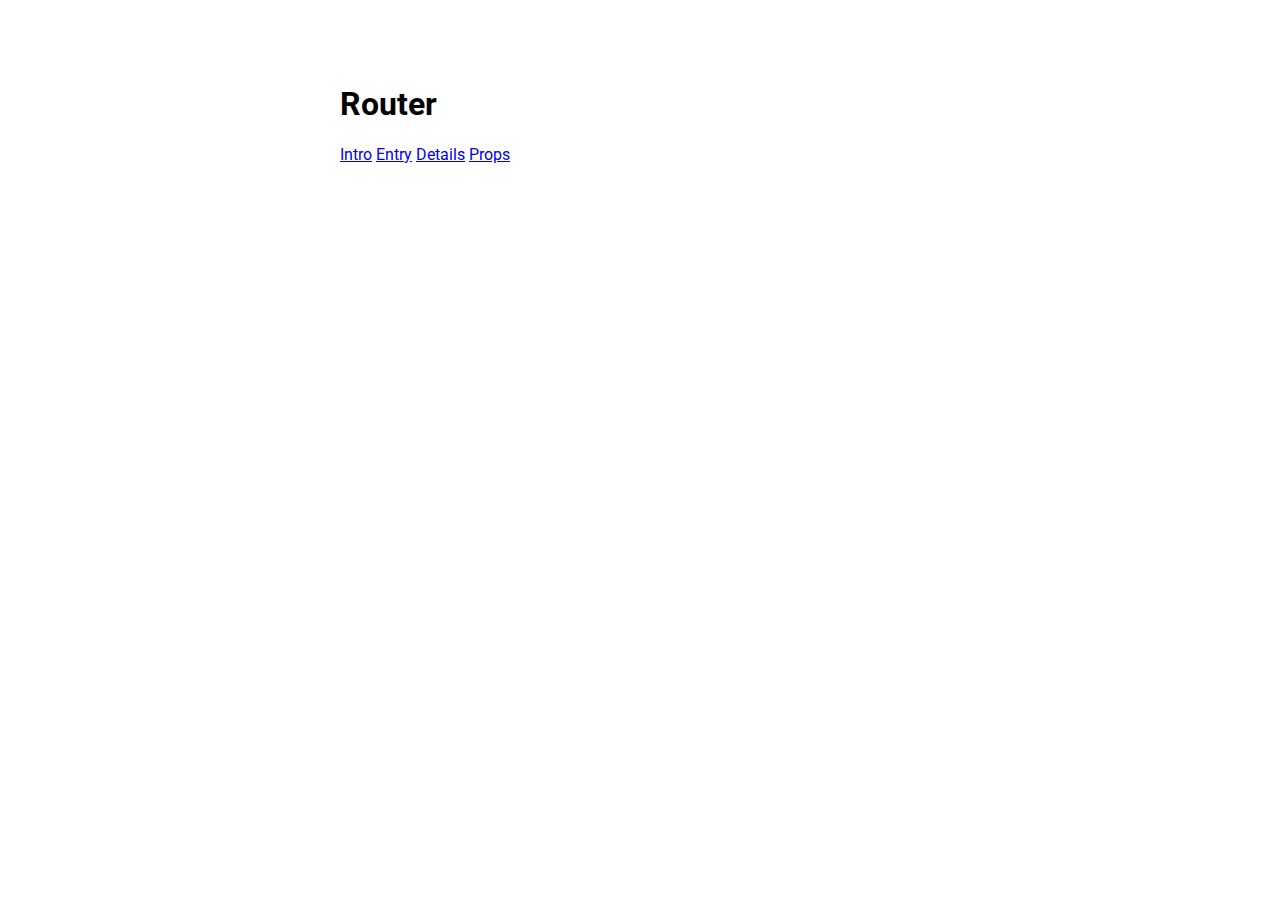
<file: lib/pages/temp/index.html>
<!DOCTYPE html>
<html>
  <head>
    <title>route_play</title>
    <meta charset="utf-8">
    <meta name="viewport" content="width=device-width, initial-scale=1">
    <link rel="stylesheet" href="styles.css">
    <link rel="icon" type="image/png" href="favicon.png">
    <script defer src="main.js"></script>
  </head>
  <body>
    <my-app>Loading...</my-app>
  </body>
</html>
</file>
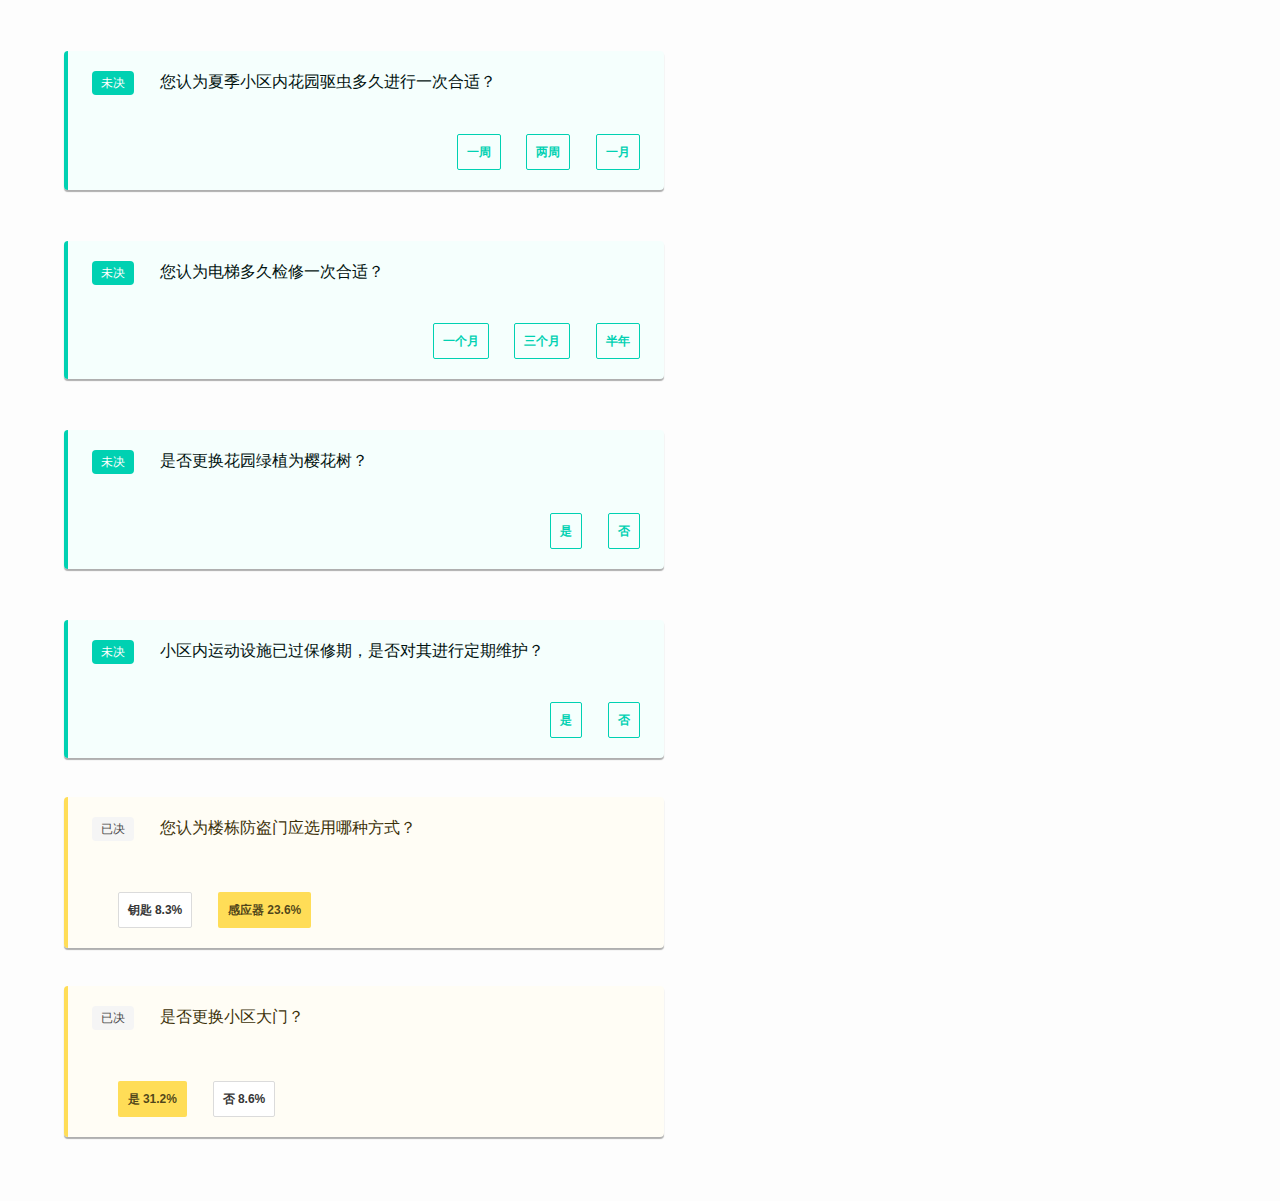
<file: lib/pages/vote/index.html>
<!DOCTYPE html>
<html>
  <head>
    <title>华发樱花湖 小区投票事项</title>
    <meta charset="utf-8">
    <meta name="viewport" content="width=device-width, initial-scale=1">
    <link rel="stylesheet" href="styles.css">
    <link rel="icon" type="image/png" href="favicon.png">
    <script defer src="main.js"></script>
  </head>
  <body>
    <my-app>Loading...</my-app>
  </body>
</html>
</file>
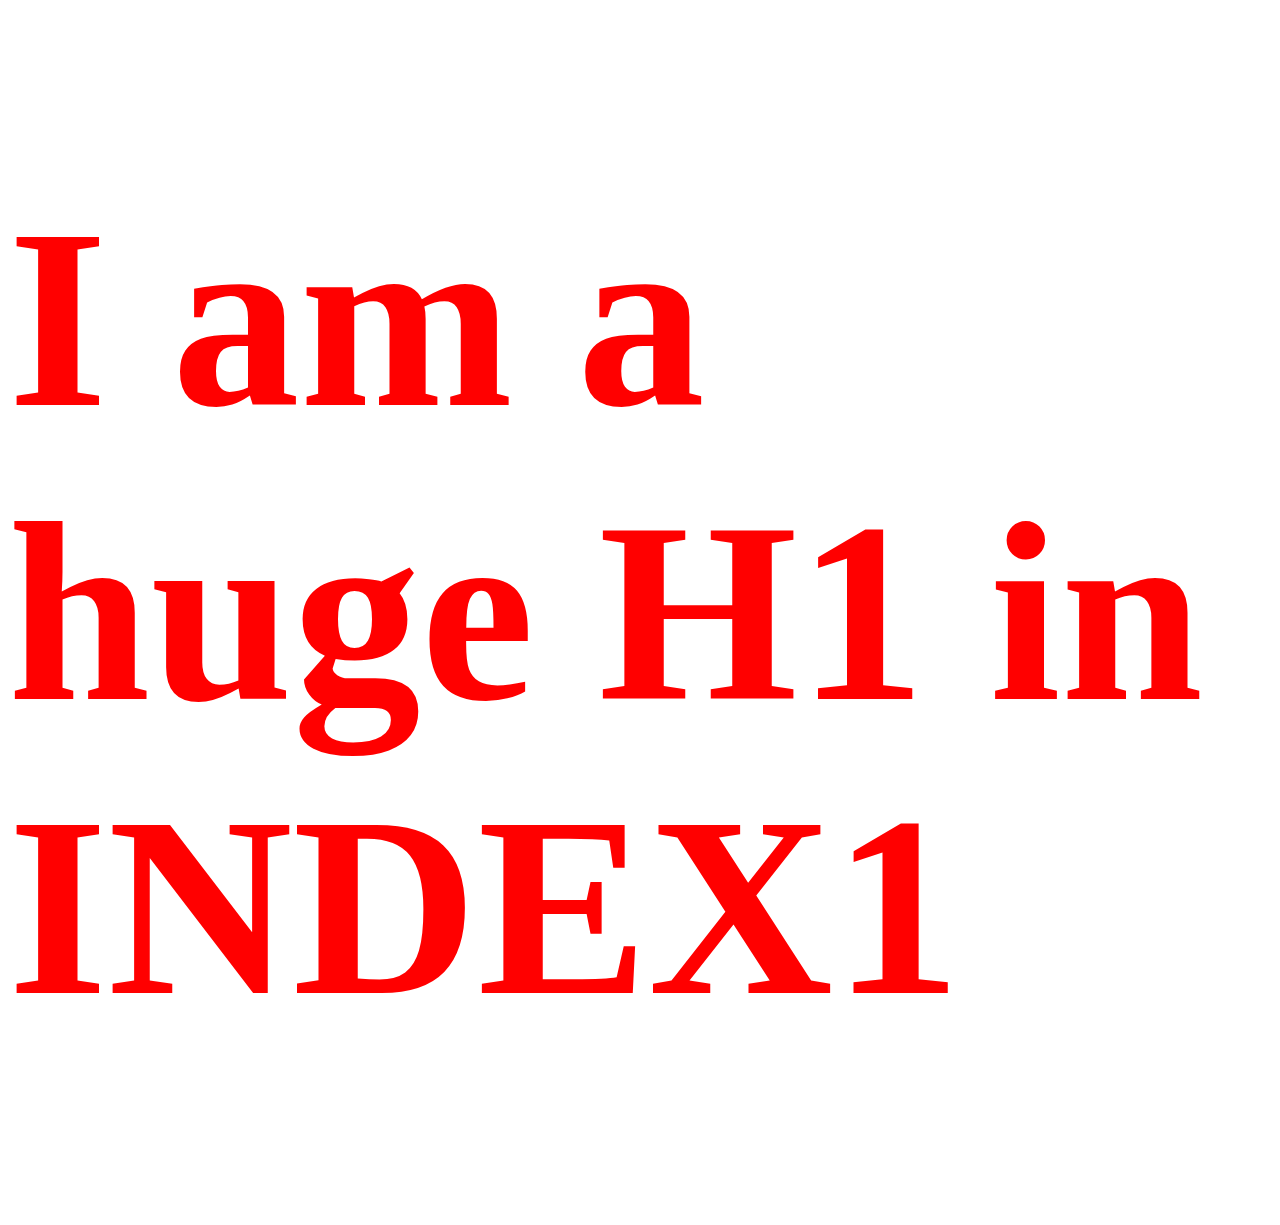
<file: lib/pages/expr/in1/index.html>
<!DOCTYPE html>
<html lang="en">
<head>
    <meta charset="UTF-8">
    <title>H1</title>
    <link rel="stylesheet" href="../global.css">
</head>
<body>
<h1>I am a huge H1 in INDEX1</h1>

</body>
</html>
</file>
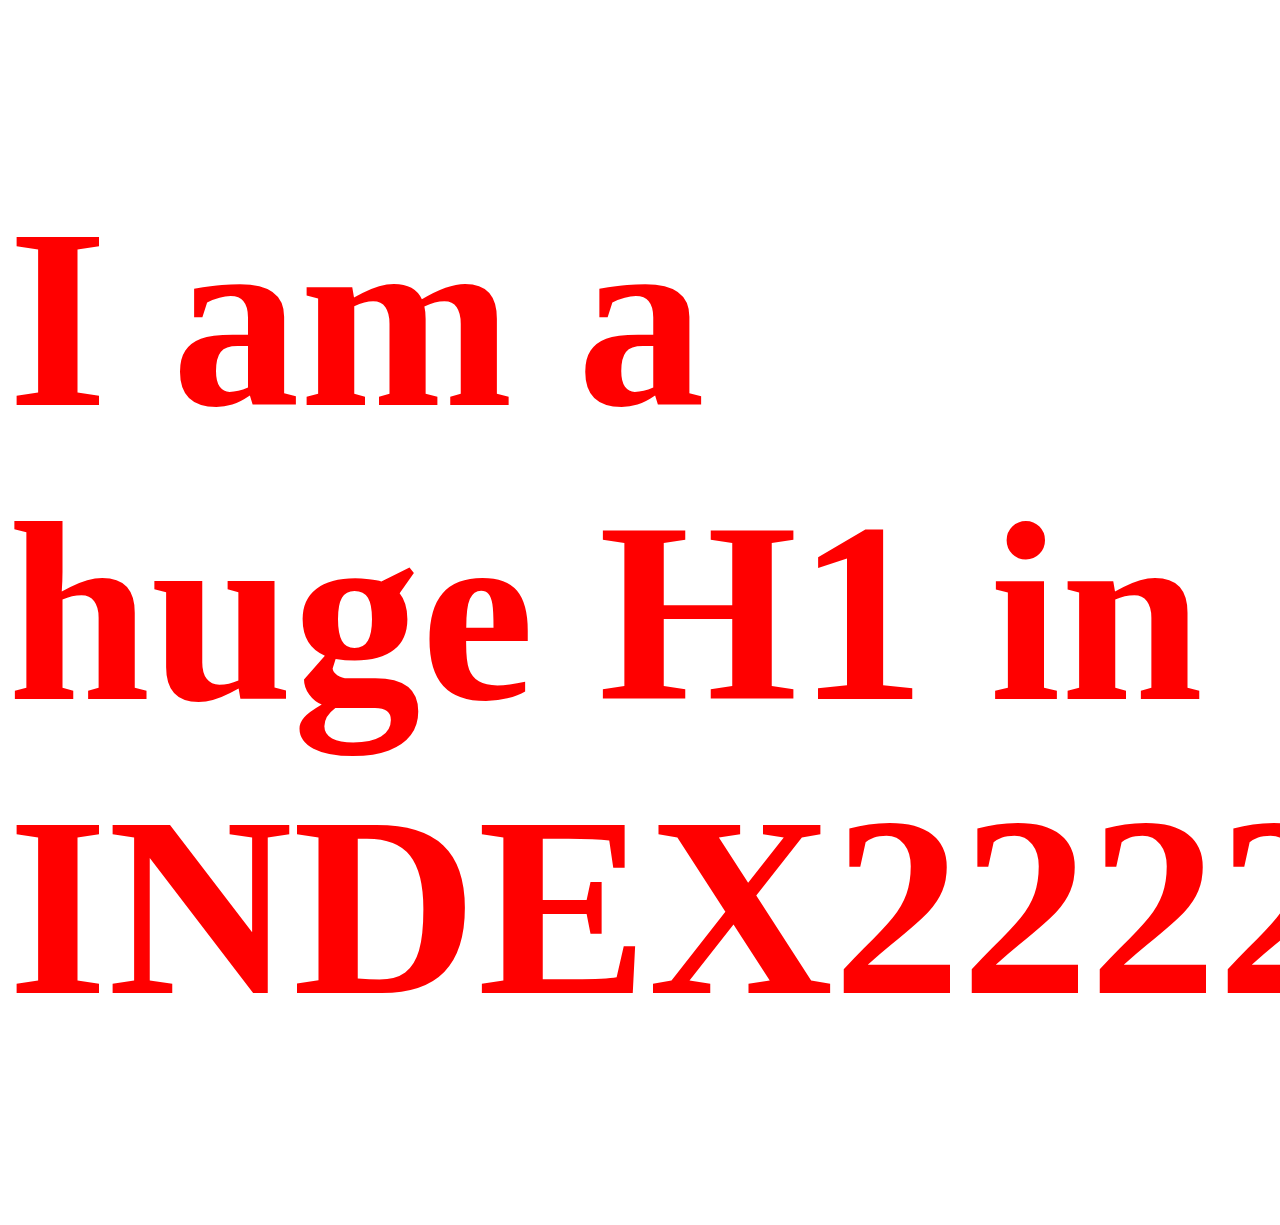
<file: lib/pages/expr/in2/index.html>
<!DOCTYPE html>
<html lang="en">
<head>
    <meta charset="UTF-8">
    <title>H2</title>
    <link rel="stylesheet" href="../global.css">
</head>
<body>
<h1>I am a huge H1 in INDEX2222222</h1>

</body>
</html>
</file>
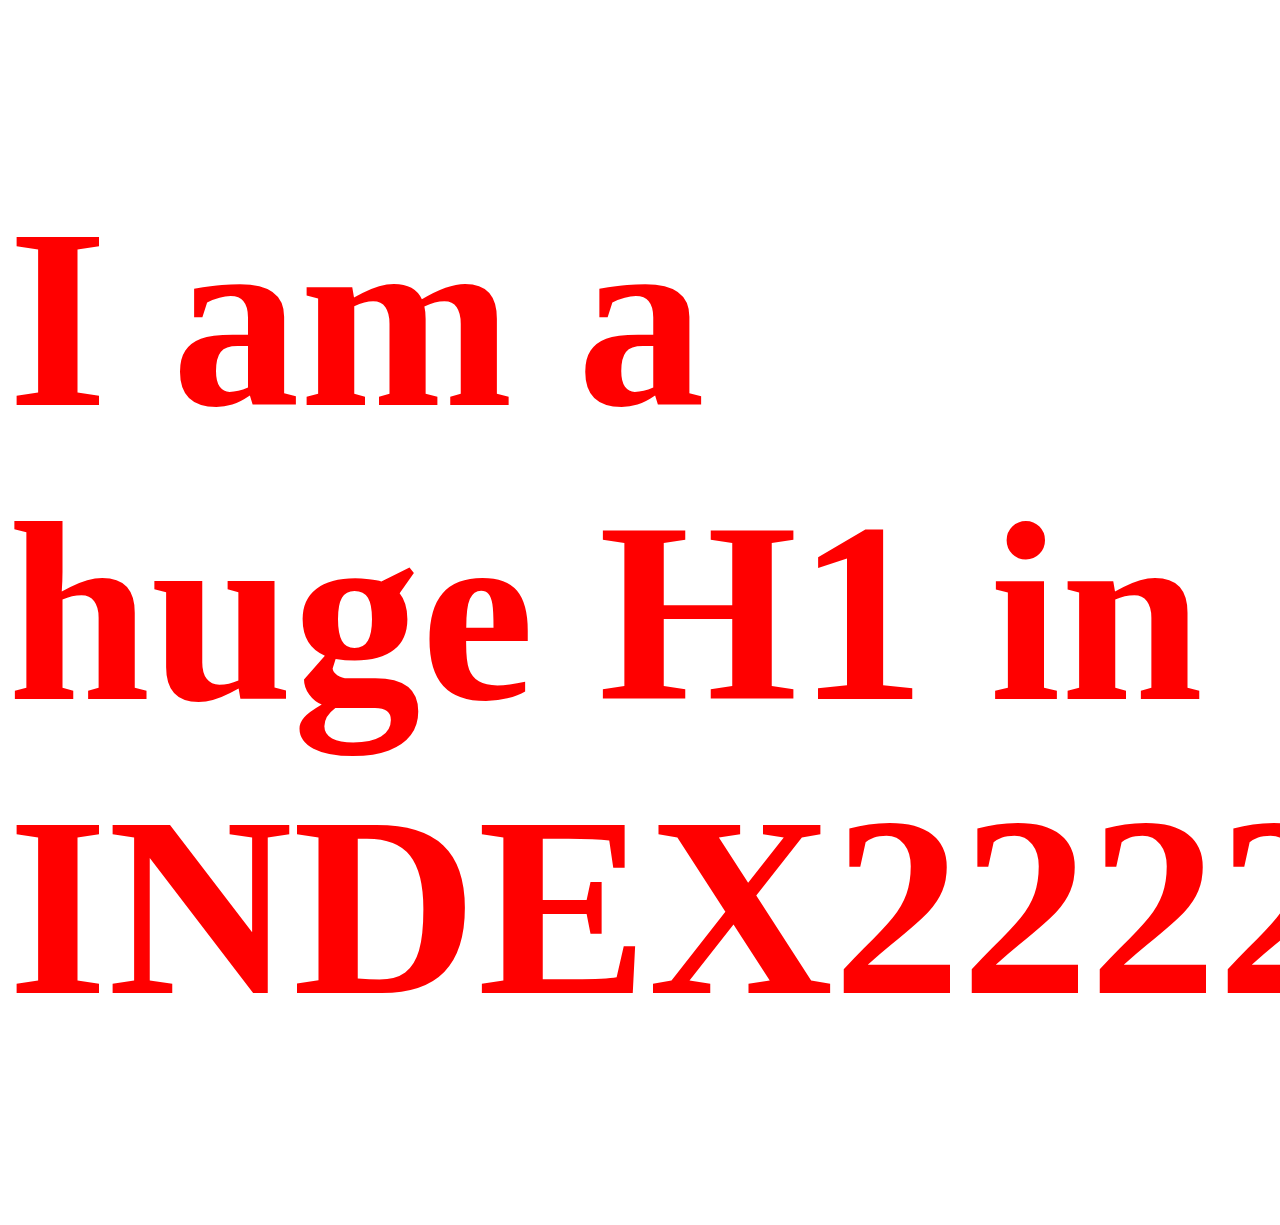
<file: lib/pages/expr/index2.html>
<!DOCTYPE html>
<html lang="en">
<head>
    <meta charset="UTF-8">
    <title>H2</title>
    <link rel="stylesheet" href="global.css">
</head>
<body>
<h1>I am a huge H1 in INDEX2222222</h1>

</body>
</html>
</file>
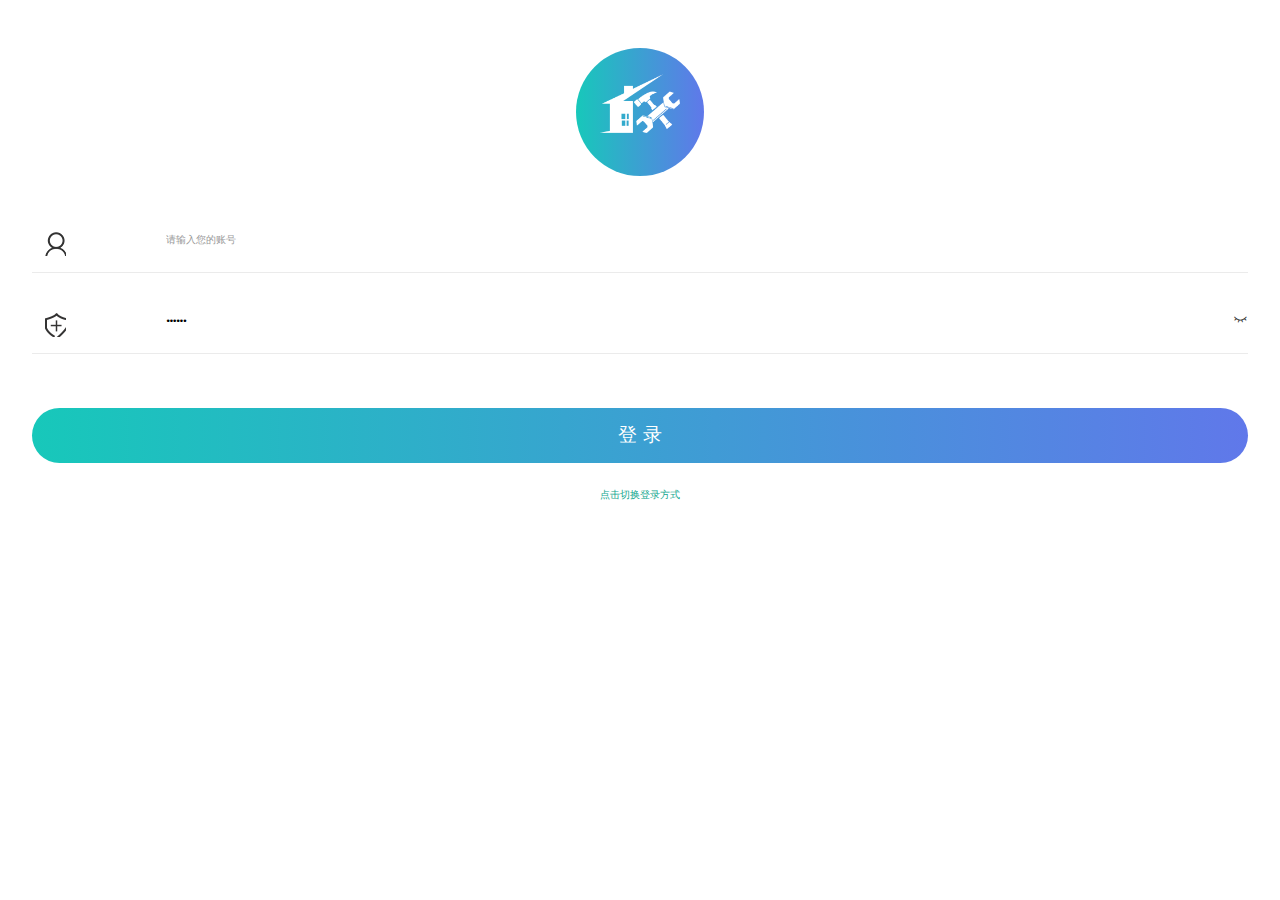
<file: lib/pages/login/account_index.html>
<!doctype html>
<html>
<head>
<meta charset="utf-8">
<title>通过账号信息查询</title>
<meta content="width=device-width,initial-scale=1.0,maximum-scale=1.0,user-scalable=0" name="viewport"/>
<meta content="yes" name="apple-mobile-web-app-capable"/>
<meta content="black" name="apple-mobile-web-app-status-bar-style"/>
<meta content="telephone=no" name="format-detection"/>

<style>
body, h1, h2, h3, h4, h5, h6, p, dl, dt, dd, ul, ol, li, form, legend, button, input, textarea, th, td, input, aside, article, section, nav, pre, figure {
    margin: 0;
    padding: 0;
}
body{ color: #333;
   font: 0.6rem/1 tahoma, arial, 'Microsoft YaHei', simsun;}
input, select, option, textarea, button {
    font: 0.6rem/1 tahoma, arial, 'Microsoft YaHei', simsun;
}
	* {
    -webkit-tap-highlight-color: rgba(180,180,180,0.2);
}
a {
    color: #333;
    text-decoration: none;
}
a:hover {
    text-decoration: none;
}
table {
    border-collapse: collapse;
}
li {
    list-style: none;
}
img, iframe {
    border: none;
}
dt {
    font-weight: bold;
}
em, i {
    font-style: normal;
}
input[type="submit"], input[type="reset"], input[type="button"], button {
    -webkit-appearance: none;
    line-height: normal !important;
}
::-webkit-input-placeholder {
color:#999;
}
.placeholder-text {
    color: #999;
}
.hidden {
    display: none !important;
}
.clearfix:after {
    content: "";
    display: block;
    height: 0;
    clear: both;
    overflow: hidden;
}
.float-left {
    float: left !important;
}
.float-right {
    float: right !important;
}
.absolute-left {
    position: absolute !important;
    left: 0 !important;
}
.absolute-right {
    position: absolute !important;
    right: 0 !important;
}
.over-hidden {
    overflow: hidden !important;
}
.inline-block {
    display: inline-block !important;
}
.text-left {
    text-align: left !important;
}
.text-center {
    text-align: center !important;
}
.text-right {
    text-align: right !important;
}
.border-box {
    -webkit-box-sizing: border-box;
    box-sizing: border-box;
}
.middle {
    vertical-align: middle;
}
.block {
    display: block !important;
}
.weight {
    font-weight: bold !important;
}
.both {
    clear: both !important;
}
.ellipsis {
    display: block;
    overflow: hidden !important;
    white-space: nowrap;
    text-overflow: ellipsis;
}
.circle {
    border-radius: 50%;
    overflow: hidden;
}
/*字体图标*/
@font-face {
    font-family: "iconfont";
    src: url(../fonts/iconfont.eot?t=1547626840735);
    src: url(../fonts/iconfont.eot?t=1547626840735#iefix) format('embedded-opentype'), url('[data-uri]') format('woff2'), url(../fonts/iconfont.woff?t=1547626840735) format('woff'), url(../fonts/iconfont.ttf?t=1547626840735) format('truetype'), url(../fonts/iconfont.svg?t=1547626840735#iconfont) format('svg');
}
.iconfont {
    font-family: "iconfont" !important;
    font-size: 16px;
    font-style: normal;
    -webkit-font-smoothing: antialiased;
    -moz-osx-font-smoothing: grayscale;
}
.icon-guanbi:before {
    content: "\e6b7";
}
.icon-xiangyou:before {
    content: "\e6af";
}
.icon-xiangxia-copy:before {
    content: "\e63a";
}
.icon-icon:before {
    content: "\e66e";
}
.icon-xiangzuo:before {
    content: "\e682";
}
.icon-open-eye:before {
    content: "\e79c";
}
.icon-biyan:before {
    content: "\e610";
}/** * Swiper 4.3.3 * Most modern mobile touch slider and framework with hardware accelerated transitions * http://www.idangero.us/swiper/ * * Copyright 2014-2018 Vladimir Kharlampidi * * Released under the MIT License * * Released on:June 5,2018 */	
.font-color{ color:#10a78e;}
/*登录注册*/

.login-logo{ width: 8rem; height:8rem; background-image: linear-gradient(to right,#17c8ba,#6078ea); margin: 3rem auto 1rem; color: #fff; line-height: 9rem; font-size: 3rem; }

.login-cont{ margin: 0 2rem; line-height: 4rem;}
.login-cont li{ border-bottom: 1px solid #ebebeb; height: 3rem; padding: 1rem; position: relative; overflow: hidden;}
.login-cont li input{ border: none; line-height: 4rem; width: 90%; outline: 0; margin-left:10%;}
.login-cont{ margin: 0 2rem; line-height: 4rem;}
#click{ position: absolute; right: 0; top: 50%; margin-top: 0.5rem; transform: translate(0,-50%)}
.button{ background-image: linear-gradient(to right,#17c8ba,#6078ea); color: #fff; border-radius:2rem; height:3.4rem; line-height: 3.4rem; font-size: 1.2rem; margin-top: 3.4rem;}

.login-cont ul li .tp1{  width: 24px;    height: 24px;    position: absolute;    left: 10px; bottom:1rem;  background-repeat: no-repeat;    background-position: center;	background-size: 20px;	background: url(fonts/zh.png); 
}
.login-cont ul li .tp2{  width: 24px;    height: 24px;    position: absolute;    left: 10px; bottom:1rem;  background-repeat: no-repeat;    background-position: center;	background-size: 20px;	background: url(fonts/ym.png);
}
</style>
</head>

<body>


<div class="login-logo circle text-center"><img src="fonts/min-logo.png" width="80" height="80"></div>

<form name="forms" onSubmit="return checkreg()" action="homepage.html" method="post" class="login-cont">
  <ul>
  <li> <i class="tp1"></i><input type="tel" placeholder="请输入您的账号" ></li>
  <li><i class="tp2"></i>
	<span id="box"><input type="password" value="523654" name="password"></span>
    <span id="click"><a href="javascript:ps()" class="iconfont icon-biyan"></a></span></li>
  </ul>
  <a href="http://www.imandui.com/entry/entry.html"  class="button text-center block">登 录</a>
  <a href="id_index.html" class="text-center block font-color">点击切换登录方式</a>
  
</form>


 <script type="text/javascript">
function ps(){
if (this.forms.password.type="password")
box.innerHTML="<input type=\"html\" name=\"password\" size=\"20\" value="+this.forms.password.value+">";
click.innerHTML="<a href=\"javascript:txt()\" class=\"iconfont icon-open-eye\"></a>"}
function txt(){
if (this.forms.password.type="text")
box.innerHTML="<input type=\"password\" name=\"password\" size=\"20\" value="+this.forms.password.value+">";
click.innerHTML="<a href=\"javascript:ps()\" class=\"iconfont icon-biyan\"></a>"}
</script>
  
</body>
</html>
</file>
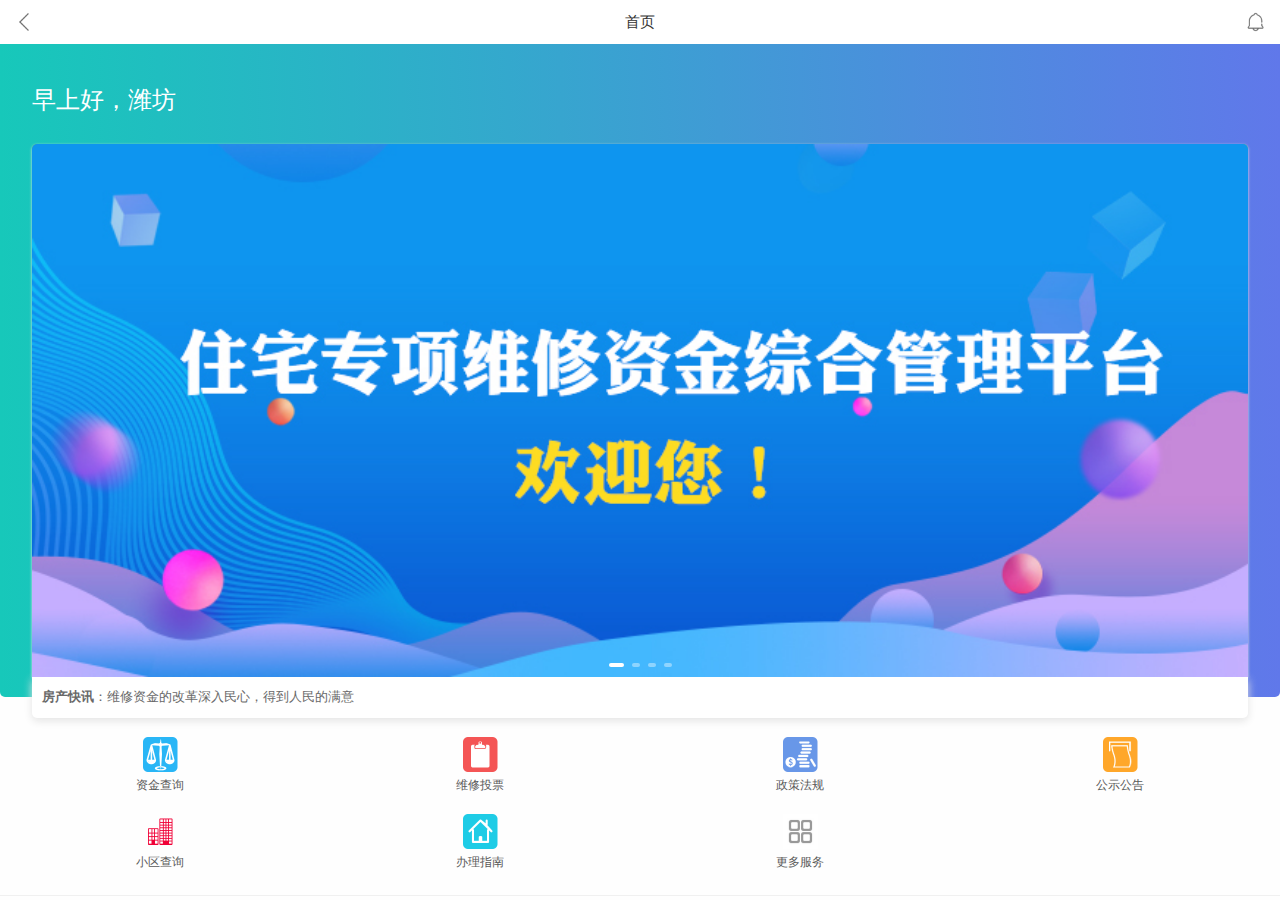
<file: lib/pages/login/entry.html>
<!DOCTYPE html>
<html>
    <head>
        <meta charset="UTF-8">
        <title>曼兑公众号</title>
        <meta content="width=device-width,initial-scale=1.0,maximum-scale=1.0,user-scalable=0" name="viewport"/>
        <meta content="yes" name="apple-mobile-web-app-capable"/>
        <meta content="black" name="apple-mobile-web-app-status-bar-style"/>
        <meta content="telephone=no" name="format-detection"/>
        <link href="css/style.css" rel="stylesheet" type="text/css"/>
        
        <script type="text/javascript" src="js/jquery.min.js"></script>
	<script type="text/javascript" src="js/slider.js"></script>
        
    </head>
    <body>
      
        <section class="aui-flexView">
            <header class="aui-navBar aui-navBar-fixed">
                <a href="javascript:;" class="aui-navBar-item">
                    <i class="icon icon-return"></i>
                </a>
                <div class="aui-center">
                    <span class="aui-center-title">首页</span>
                </div>
                <a href="javascript:;" class="aui-navBar-item">
                    <i class="icon icon-news"></i>
                </a>
            </header>
            <section class="aui-scrollView">
            
            						  <div class="aui-bg1">
                                      <div class="aui-mingzi">早上好，潍坊 </div>
            
                <div class="aui-credit-bg">
                   				<!---->
                   
                   <div class="m-slider" data-ydui-slider>
			<div class="slider-wrapper">
				<div class="slider-item">
					<a href="javascript:;">
						<img src="images/banner.jpg" alt="">
					</a>
				</div>
				<div class="slider-item">
					<a href="javascript:;">
						<img src="images/banner.jpg" alt="">
					</a>
				</div>
				<div class="slider-item">
					<a href="javascript:;">
						<img src="images/banner.jpg" alt="">
					</a>
				</div>
				<div class="slider-item">
					<a href="javascript:;">
						<img src="images/banner.jpg" alt="">
					</a>
				</div>
			</div>
			<div class="slider-pagination"></div>
		</div>
                   				<!---->
                    <div class="aui-credit-pattern">
                        <a href="javascript:;" class="aui-pattern-item"><span style=" font-weight:bold;">房产快讯</span>：维修资金的改革深入民心，得到人民的满意</a>
                       
                    </div>
                </div>
                
                </div>
                <div class="aui-palace b-line">
                    <a href="javascript:;" class="aui-palace-grid">
                        <div class="aui-palace-grid-icon">
                            <img src="images/icon-car-001.png" alt="">
                        </div>
                        <div class="aui-palace-grid-text">
                            <h2>资金查询</h2>
                        </div>
                    </a>
                    <a href="javascript:;" class="aui-palace-grid">
                        <div class="aui-palace-grid-icon">
                            <img src="images/icon-car-002.png" alt="">
                        </div>
                        <div class="aui-palace-grid-text" onclick="window.location.href='http://www.imandui.com/vote/'">
                            <h2>维修投票</h2>
                        </div>
                    </a>
                    <a href="javascript:;" class="aui-palace-grid">
                        <div class="aui-palace-grid-icon">
                            <img src="images/icon-car-003.png" alt="">
                        </div>
                        <div class="aui-palace-grid-text">
                            <h2>政策法规</h2>
                        </div>
                    </a>
                    <a href="javascript:;" class="aui-palace-grid">
                        <div class="aui-palace-grid-icon">
                            <img src="images/icon-car-004.png" alt="">
                        </div>
                        <div class="aui-palace-grid-text">
                            <h2>公示公告</h2>
                        </div>
                    </a>

                    <a href="javascript:;" class="aui-palace-grid">
                        <div class="aui-palace-grid-icon">
                            <img src="images/icon-car-005.png" alt="">
                        </div>
                        <div class="aui-palace-grid-text">
                            <h2>小区查询</h2>
                        </div>
                    </a>
                    <a href="javascript:;" class="aui-palace-grid">
                        <div class="aui-palace-grid-icon">
                            <img src="images/icon-car-006.png" alt="">
                        </div>
                        <div class="aui-palace-grid-text">
                            <h2>办理指南</h2>
                        </div>
                    </a>
         
                    <a href="javascript:;" class="aui-palace-grid">
                        <div class="aui-palace-grid-icon">
                            <img src="images/icon-car-008.png" alt="">
                        </div>
                        <div class="aui-palace-grid-text">
                            <h2>更多服务</h2>
                        </div>
                    </a>
                </div>
                <div class="aui-coll-title">
                    <h2>热门活动</h2>
                </div>
                <div class="aui-credit-card">
                    <a href="javascript:;" class="aui-flex">
                        <div class="aui-flex-box">
                            <h3>查询账单赢大奖</h3>
                            <p>参加热门活动</p>
                            <p>热门活动</p>
                        </div>
                        <div class="aui-flex-card">
                            <img src="images/car-img-001.png" alt="">
                        </div>
                    </a>
                    <a href="javascript:;" class="aui-flex">
                        <div class="aui-flex-box">
                            <h3>缴费赢豪礼</h3>
                            <p>抽小米音箱</p>
                            <p>红米手机</p>
                        </div>
                        <div class="aui-flex-card">
                            <img src="images/car-img-002.png" alt="">
                        </div>
                    </a>
                </div>

                
                

            </section>
            
        </section>

    </body>
</html>
</file>
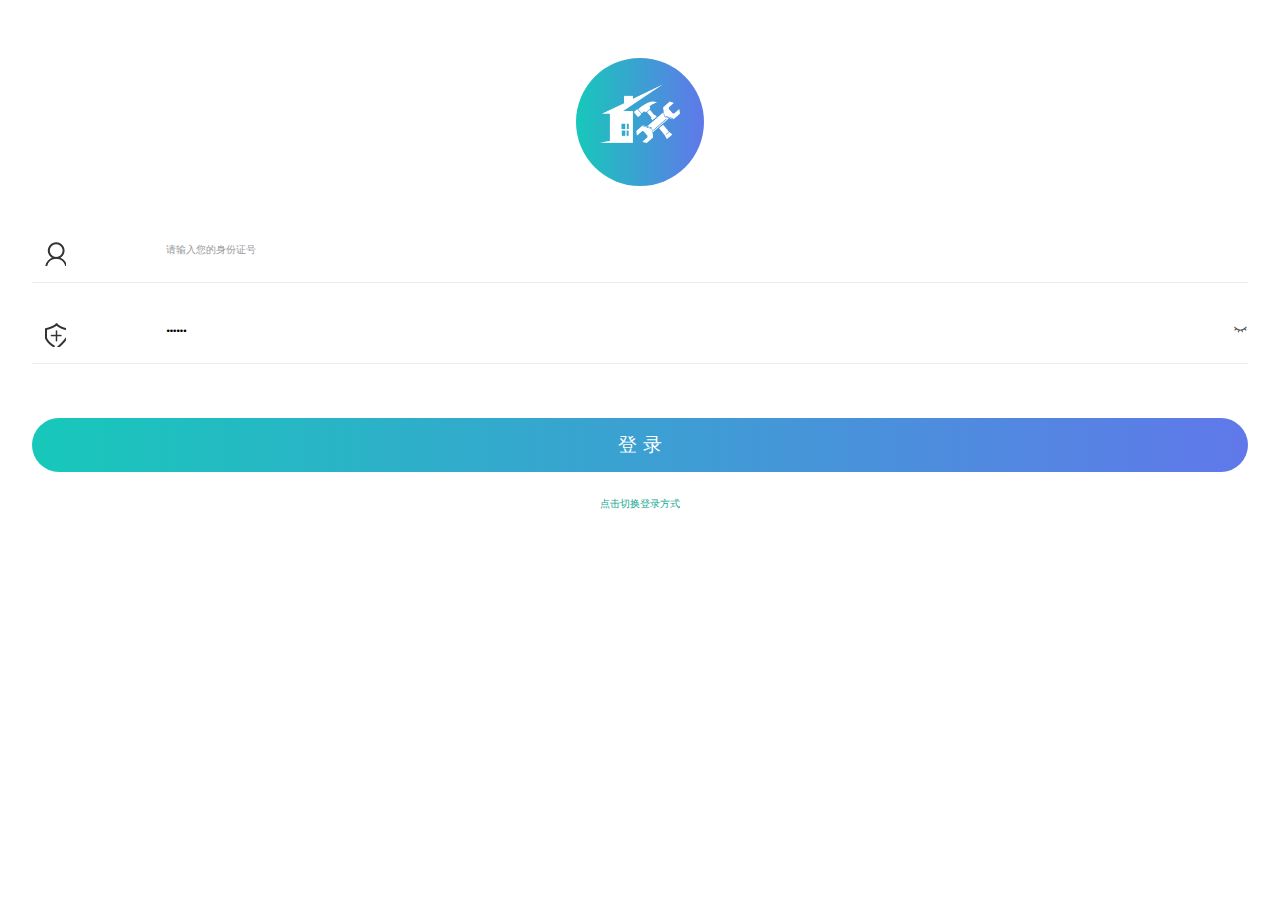
<file: lib/pages/login/id_index.html>
<!doctype html>
<html>
<head>
<meta charset="utf-8">
<title>input密码显示隐藏</title>
<meta content="width=device-width,initial-scale=1.0,maximum-scale=1.0,user-scalable=0" name="viewport"/>
<meta content="yes" name="apple-mobile-web-app-capable"/>
<meta content="black" name="apple-mobile-web-app-status-bar-style"/>
<meta content="telephone=no" name="format-detection"/>

<style>
body, h1, h2, h3, h4, h5, h6, p, dl, dt, dd, ul, ol, li, form, legend, button, input, textarea, th, td, input, aside, article, section, nav, pre, figure {
    margin: 0;
    padding: 0;
}
body{ color: #333;
   font: 0.6rem/1 tahoma, arial, 'Microsoft YaHei', simsun;}
input, select, option, textarea, button {
    font: 0.6rem/1 tahoma, arial, 'Microsoft YaHei', simsun;
}
	* {
    -webkit-tap-highlight-color: rgba(180,180,180,0.2);
}
a {
    color: #333;
    text-decoration: none;
}
a:hover {
    text-decoration: none;
}
table {
    border-collapse: collapse;
}
li {
    list-style: none;
}
img, iframe {
    border: none;
}
dt {
    font-weight: bold;
}
em, i {
    font-style: normal;
}
input[type="submit"], input[type="reset"], input[type="button"], button {
    -webkit-appearance: none;
    line-height: normal !important;
}
::-webkit-input-placeholder {
color:#999;
}
.placeholder-text {
    color: #999;
}
.hidden {
    display: none !important;
}
.clearfix:after {
    content: "";
    display: block;
    height: 0;
    clear: both;
    overflow: hidden;
}
.float-left {
    float: left !important;
}
.float-right {
    float: right !important;
}
.absolute-left {
    position: absolute !important;
    left: 0 !important;
}
.absolute-right {
    position: absolute !important;
    right: 0 !important;
}
.over-hidden {
    overflow: hidden !important;
}
.inline-block {
    display: inline-block !important;
}
.text-left {
    text-align: left !important;
}
.text-center {
    text-align: center !important;
}
.text-right {
    text-align: right !important;
}
.border-box {
    -webkit-box-sizing: border-box;
    box-sizing: border-box;
}
.middle {
    vertical-align: middle;
}
.block {
    display: block !important;
}
.weight {
    font-weight: bold !important;
}
.both {
    clear: both !important;
}
.ellipsis {
    display: block;
    overflow: hidden !important;
    white-space: nowrap;
    text-overflow: ellipsis;
}
.circle {
    border-radius: 50%;
    overflow: hidden;
}
/*字体图标*/
@font-face {
    font-family: "iconfont";
    src: url(../fonts/iconfont.eot?t=1547626840735);
    src: url(../fonts/iconfont.eot?t=1547626840735#iefix) format('embedded-opentype'), url('[data-uri]') format('woff2'), url(../fonts/iconfont.woff?t=1547626840735) format('woff'), url(../fonts/iconfont.ttf?t=1547626840735) format('truetype'), url(../fonts/iconfont.svg?t=1547626840735#iconfont) format('svg');
}
.iconfont {
    font-family: "iconfont" !important;
    font-size: 16px;
    font-style: normal;
    -webkit-font-smoothing: antialiased;
    -moz-osx-font-smoothing: grayscale;
}
.icon-guanbi:before {
    content: "\e6b7";
}
.icon-xiangyou:before {
    content: "\e6af";
}
.icon-xiangxia-copy:before {
    content: "\e63a";
}
.icon-icon:before {
    content: "\e66e";
}
.icon-xiangzuo:before {
    content: "\e682";
}
.icon-open-eye:before {
    content: "\e79c";
}
.icon-biyan:before {
    content: "\e610";
}/** * Swiper 4.3.3 * Most modern mobile touch slider and framework with hardware accelerated transitions * http://www.idangero.us/swiper/ * * Copyright 2014-2018 Vladimir Kharlampidi * * Released under the MIT License * * Released on:June 5,2018 */	
.font-color{ color:#10a78e;}
/*登录注册*/

.login-logo{ width: 8rem; height:8rem; background-image: linear-gradient(to right,#17c8ba,#6078ea); margin: 3rem auto 1rem; color: #fff; line-height: 9rem; font-size: 3rem; }

.login-cont{ margin: 0 2rem; line-height: 4rem;}
.login-cont li{ border-bottom: 1px solid #ebebeb; height: 3rem; padding: 1rem; position: relative; overflow: hidden;}
.login-cont li input{ border: none; line-height: 4rem; width: 90%; outline: 0; margin-left:10%;}
.login-cont{ margin: 0 2rem; line-height: 4rem;}
#click{ position: absolute; right: 0; top: 50%; margin-top: 0.5rem; transform: translate(0,-50%)}
.button{ background-image: linear-gradient(to right,#17c8ba,#6078ea); color: #fff; border-radius:2rem; height:3.4rem; line-height: 3.4rem; font-size: 1.2rem; margin-top: 3.4rem;}

.login-cont ul li .tp1{  width: 24px;    height: 24px;    position: absolute;    left: 10px; bottom:1rem;  background-repeat: no-repeat;    background-position: center;	background-size: 20px;	background: url(fonts/zh.png); 
}
.login-cont ul li .tp2{  width: 24px;    height: 24px;    position: absolute;    left: 10px; bottom:1rem;  background-repeat: no-repeat;    background-position: center;	background-size: 20px;	background: url(fonts/ym.png);
}
</style>
</head>

<body>


<p>&nbsp;</p>
<div class="login-logo circle text-center"><img src="fonts/min-logo.png" width="80" height="80"></div>

<form name="forms" onSubmit="return checkreg()" action="homepage.html" method="post" class="login-cont">
  <ul>
  <li> <i class="tp1"></i><input type="tel" placeholder="请输入您的身份证号" ></li>
  <li><i class="tp2"></i>
	<span id="box"><input type="password" value="523654" name="password"></span>
    <span id="click"><a href="javascript:ps()" class="iconfont icon-biyan"></a></span></li>
  </ul>
  <a href="http://www.imandui.com/entry/entry.html"  class="button text-center block">登 录</a>
  <a href="account_index.html" class="text-center block font-color">点击切换登录方式</a>

</form>


 <script type="text/javascript">
function ps(){
if (this.forms.password.type="password")
box.innerHTML="<input type=\"html\" name=\"password\" size=\"20\" value="+this.forms.password.value+">";
click.innerHTML="<a href=\"javascript:txt()\" class=\"iconfont icon-open-eye\"></a>"}
function txt(){
if (this.forms.password.type="text")
box.innerHTML="<input type=\"password\" name=\"password\" size=\"20\" value="+this.forms.password.value+">";
click.innerHTML="<a href=\"javascript:ps()\" class=\"iconfont icon-biyan\"></a>"}
</script>
  
</body>
</html>
</file>
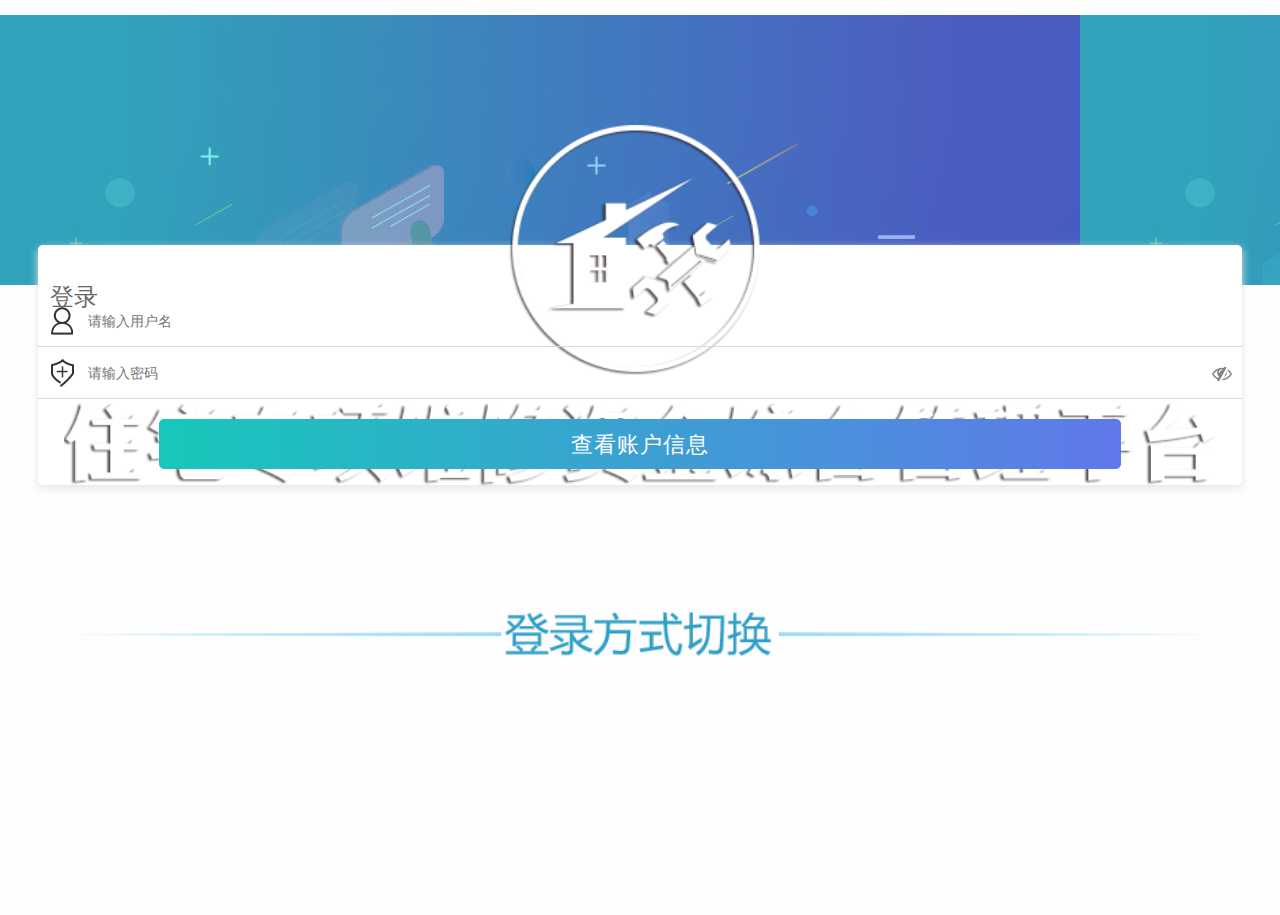
<file: lib/pages/login_prev/account_index.html>
<!doctype html>
<html>
<head>
<meta charset="utf-8">
<title>曼兑</title>
<meta name="keywords" content="曼兑公众号" />
<meta name="description" content="曼兑公众号" />
<link rel="icon" href="/favicon.ico" mce_href="/favicon.ico" type="image/x-icon"/>
<meta name="viewport" content="initial-scale=1.0, maximum-scale=1.0, user-scalable=no" />
<link rel="stylesheet" href="css/style.css"/>
<link rel="stylesheet" href="css/index.css"/>
<link href="css/iconfont/Rjdaoico.css" rel="stylesheet" type="text/css">
<script type="text/javascript" src="http://libs.baidu.com/jquery/1.9.0/jquery.js"></script>

<script>
	if (!(/msie [6|7|8|9]/i.test(navigator.userAgent))){
		new WOW().init();
	};
	$(function(){
		
	});
</script>
</head>

<body>




<div class="log-logo">
	<div style="height:230px;">
    
    <img src="images/logo.png" width="100%" height=""> </div>




<div class="aui-code-box">
  <div style=" height:50px; width:100%;  font-size:24px; padding-top:3%; padding-left:12px;">登录</div>
	<form id="form1" name="form1" method="post" >
    <div class="aui-code-line"> <i class="tp1"></i>
         <input type="text" class="aui-code-line-input" name="username" value="" id="phone1" autocomplete="off" placeholder="请输入用户名"/>
     </div>
     <div class="aui-code-line aui-code-line-clear" style="margin-bottom:20px;">
          <i class="ym"></i>
          
          <i class="aui-show operate-eye-open"></i>
          
          <input type="password" name="password" class="aui-code-line-input password" placeholder="请输入密码" value="">
      </div>
      <input type="button" onclick="window.location.href='http://www.imandui.com/entry/entry.html'" class="aui-code-btn" value="查看账户信息">
      
  </form>
</div>
<div style="height: auto; width:100%;"><a href="id_index.html"><img src="images/qh.png" width="938" height="38"></a></div>

</div>


<script type="text/javascript">
	$('.aui-show').click(function() {
		 pass_type = $('input.password').attr('type');

		if (pass_type === 'password') {
			$('input.password').attr('type', 'text');
			$('.aui-show').removeClass('operate-eye-open').addClass('operate-eye-close');
		} else {
			$('input.password').attr('type', 'password');
			$('.aui-show').removeClass('operate-eye-close').addClass('operate-eye-open');
		}
	})
</script>








</body>
</html>
</file>
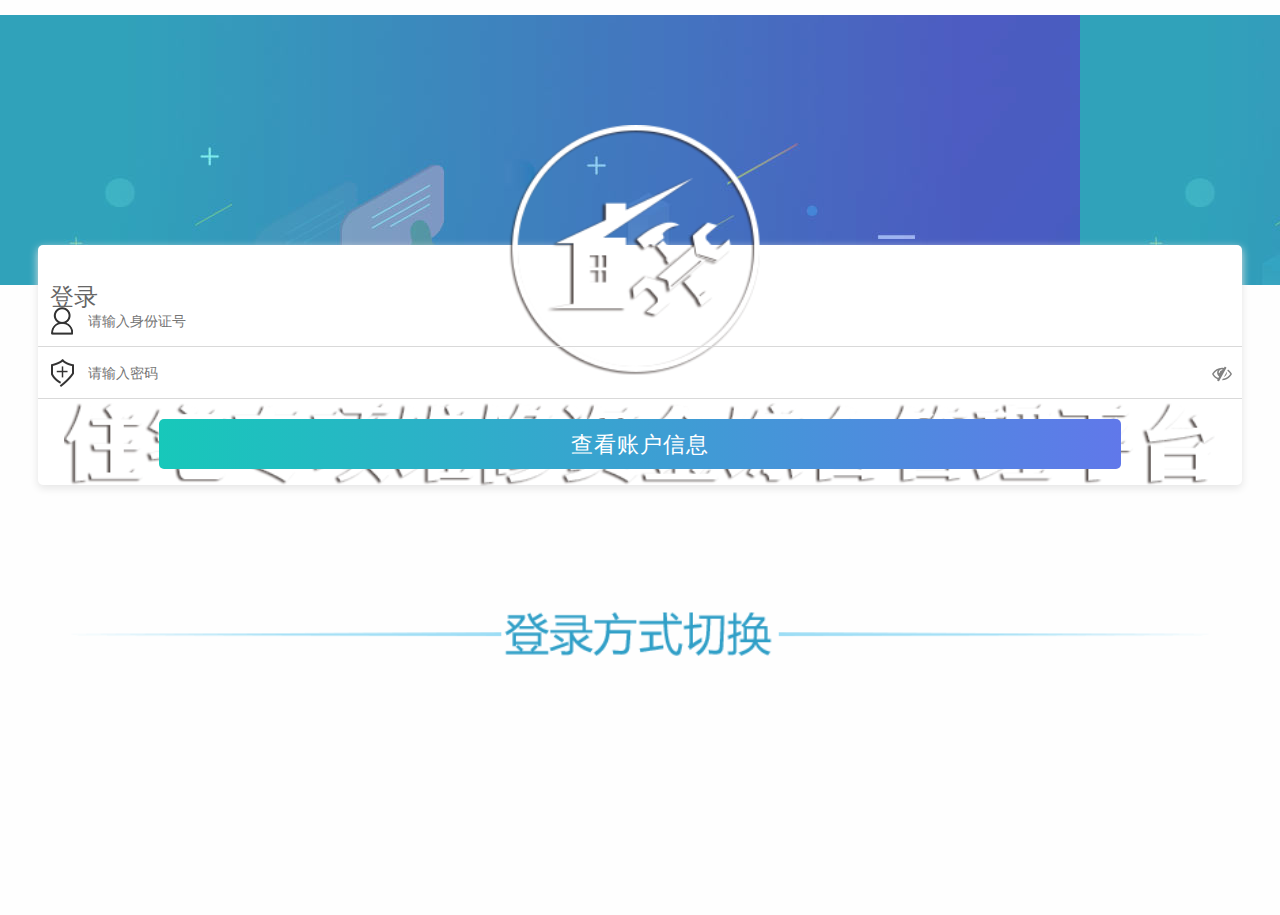
<file: lib/pages/login_prev/id_index.html>
<!doctype html>
<html>
<head>
<meta charset="utf-8">
<title>曼兑</title>
<meta name="keywords" content="曼兑公众号" />
<meta name="description" content="曼兑公众号" />
<link rel="icon" href="/favicon.ico" mce_href="/favicon.ico" type="image/x-icon"/>
<meta name="viewport" content="initial-scale=1.0, maximum-scale=1.0, user-scalable=no" />
<link rel="stylesheet" href="css/style.css"/>
<link rel="stylesheet" href="css/index.css"/>
<link href="css/iconfont/Rjdaoico.css" rel="stylesheet" type="text/css">
<script type="text/javascript" src="http://libs.baidu.com/jquery/1.9.0/jquery.js"></script>

<script>
	if (!(/msie [6|7|8|9]/i.test(navigator.userAgent))){
		new WOW().init();
	};
	$(function(){
		
	});
</script>
</head>

<body>




<div class="log-logo">
	<div style="height:230px;">
    
    <img src="images/logo.png" width="100%" height=""> </div>




<div class="aui-code-box">
  <div style=" height:50px; width:100%;  font-size:24px; padding-top:3%; padding-left:12px;">登录</div>
	<form id="form1" name="form1" method="post" >
    <div class="aui-code-line"> <i class="tp1"></i>
         <input type="text" class="aui-code-line-input" name="username" value="" id="phone1" autocomplete="off" placeholder="请输入身份证号"/>
     </div>
     <div class="aui-code-line aui-code-line-clear" style="margin-bottom:20px;">
          <i class="ym"></i>
          
          <i class="aui-show operate-eye-open"></i>
          
          <input type="password" name="password" class="aui-code-line-input password" placeholder="请输入密码" value="">
      </div>
      <input type="button" onclick="window.location.href='http://www.imandui.com/entry/entry.html'" class="aui-code-btn" value="查看账户信息">
      
  </form>
</div>
<div style="height: auto; width:100%;"><a href="account_index.html"><img src="images/qh.png" width="938" height="38"></a></div>

</div>


<script type="text/javascript">
	$('.aui-show').click(function() {
		 pass_type = $('input.password').attr('type');

		if (pass_type === 'password') {
			$('input.password').attr('type', 'text');
			$('.aui-show').removeClass('operate-eye-open').addClass('operate-eye-close');
		} else {
			$('input.password').attr('type', 'password');
			$('.aui-show').removeClass('operate-eye-close').addClass('operate-eye-open');
		}
	})
</script>








</body>
</html>
</file>
<file: lib/pages/temp/styles.css>
@import url(https://fonts.googleapis.com/css?family=Roboto);
@import url(https://fonts.googleapis.com/css?family=Material+Icons);

body {
  max-width: 600px;
  margin: 0 auto;
  padding: 5vw;
}

* {
  font-family: Roboto, Helvetica, Arial, sans-serif;
}
</file>
<file: lib/pages/vote/styles.css>
html body{
  max-width: 600px;
  margin: 0 0 0 0;
  padding: 0 5vw 5vw;
  background: #fdfdfd;
}

* {
  font-family: Roboto, Helvetica, Arial, sans-serif;
}
</file>
<file: lib/pages/expr/global.css>
h1 {
    color: red;
    font-size: 20vw;
}
</file>
<file: lib/pages/login/css/style.css>
*{ margin:0; padding:0;}


.m-slider {
	border-top-right-radius: 5px;
border-top-left-radius: 5px;
	
	box-shadow: 0 1px 3px #e4e4e4;
    overflow-x: hidden;
    width: 100%;
    position: relative;
	margin: 0   auto;
}

.slider-wrapper {
    display: -webkit-box;
    display: -webkit-flex;
    display: -ms-flexbox;
    display: flex;
    width: 100%;
    height: 100%;
    -webkit-transform: translate3d(0px, 0px, 0px);
    transform: translate3d(0px, 0px, 0px);
    position: relative;
    z-index: 1;
    -webkit-transition-property: -webkit-transform;
    transition-property: -webkit-transform;
    transition-property: transform;
    transition-property: transform, -webkit-transform;
}

.slider-item {
    width: 100%;
    height: 100%;
    -webkit-flex-shrink: 0;
    -ms-flex-negative: 0;
    flex-shrink: 0;
    background: #f6f6f6;
}

.slider-item img {
    width: 100%;
    height: auto;
    display: block;
    border: none;
}

.slider-pagination {
    text-align: right;
    position: absolute;
    width: 100%;
    z-index: 2;
    right: 0;
    bottom: 10px;
    pointer-events: none;
    display: -webkit-box;
    display: -webkit-flex;
    display: -ms-flexbox;
    display: flex;
    -webkit-box-align: end;
    -webkit-align-items: flex-end;
    -ms-flex-align: end;
    align-items: flex-end;
    -webkit-box-pack: center;
    -webkit-justify-content: center;
    -ms-flex-pack: center;
    justify-content: center;
}

.slider-pagination > .slider-pagination-item {
    margin: 0 .25rem;
    width: 8px;
    height: 4px;
    display: inline-block;
    border-radius: 5px;
    background-color: rgba(255,255,255,0.4);
}

.slider-pagination > .slider-pagination-item.slider-pagination-item-active {
    background-color: #fff;
    border-radius: 5px;
    width:15px;
}


/*
*AUI素材网是一家提供网页模板下载、手机模板网站下载、微信小程序页面下载、app内嵌页面下载、以企业官网、个人网站、社区论坛、后台网站、个人博客、商城购物网站、专题模板等html源码下载，以及在线交流的平台，致力于打造好用，免费网页模板下载基地；AUI素材网（“北京索引时代网络技术有限公司”），以网页模板源码下载为主。AUI素材网的使命是用web前端技术，让web前端开发更简单，便捷，轻便，快速开发，AUI素材网和大家一起交流web前端技术，打造用户体验一流的网站源码，提供用户下载。我们的使命是用web前端技术，让前端开发更简单，便捷，轻便，快速开发，AUI素材网和大家一起交流前端技术，打造用户体验一流的网站源码，提供用户下载。 本站所有模板均来自团队自制上传，仅用于分享交流，请勿用作商业用途。 请勿侵权，技术支持请联系 aui_cn@163.com ，我们会在第一时间进行回复及处理，如有给您带来不便，敬请谅解。免费模板素材www.588sucai.com www.a-ui.cn 网站设计 PSD 网站前端开发 html5 APP JS JQ Node Vue React 如有需求可联系:18801061167 前端交流群QQ群号:521504936
*  author:lzy-aui
*  home.css
*  http://azenui.com/
*  http://a-ui.cn/
*  http://www.yidianc.com/
*  http://588sucai.com/
*  https://weibo.com/525135676
*  https://xihazahuopu.taobao.com/
*  http://jui.org/
*/

html,body {
    color: #333;
    margin: 0;
    height: 100%;
    font-family: "Myriad Set Pro","Helvetica Neue",Helvetica,Arial,Verdana,sans-serif;
    -webkit-font-smoothing: antialiased;
    -moz-osx-font-smoothing: grayscale;
    font-weight: normal;
}

* {
    -webkit-box-sizing: border-box;
    -moz-box-sizing: border-box;
    box-sizing: border-box;
}

a {
    text-decoration: none;
    color: #000;
}

a, label, button, input, select {
    -webkit-tap-highlight-color: rgba(0, 0, 0, 0);
}

img {
    border: 0;
}

body {
    background: #fefefe;
    color: #666;
}

html, body, div, dl, dt, dd, ol, ul, li, h1, h2, h3, h4, h5, h6, p, blockquote, pre, button, fieldset, form, input, legend, textarea, th, td {
    margin: 0;
    padding: 0;
}

a {
    text-decoration: none;
    color: #08acee;
}

button {
    outline: 0;
}

img {
    border: 0;
}

button,input,optgroup,select,textarea {
    margin: 0;
    font: inherit;
    color: inherit;
    outline: none;
}

li {
    list-style: none;
}

a {
    color: #666;
}

.clearfix::after {
    clear: both;
    content: ".";
    display: block;
    height: 0;
    visibility: hidden;
}

.clearfix {
}


.divHeight {
    width: 100%;
    height: 10px;
    background: #f5f5f5;
    position: relative;
    overflow: hidden;
}

.r-line {
    position: relative;
}

.r-line:after {
    content: '';
    position: absolute;
    z-index: 0;
    top: 0;
    right: 0;
    height: 100%;
    border-right: 1px solid #D9D9D9;
    -webkit-transform: scaleX(0.5);
    transform: scaleX(0.5);
    -webkit-transform-origin: 100% 0;
    transform-origin: 100% 0;
}

.b-line {
    position: relative;
}

.b-line:after {
    content: '';
    position: absolute;
    z-index: 2;
    bottom: 0;
    left: 0;
    width: 100%;
    height: 1px;
    border-bottom: 1px solid #e2e2e2;
    -webkit-transform: scaleY(0.5);
    transform: scaleY(0.5);
    -webkit-transform-origin: 0 100%;
    transform-origin: 0 100%;
}

.aui-flex {
    display: -webkit-box;
    display: -webkit-flex;
    display: flex;
    -webkit-box-align: center;
    -webkit-align-items: center;
    align-items: center;
    padding: 15px;
    position: relative;
}

.aui-flex-box {
    -webkit-box-flex: 1;
    -webkit-flex: 1;
    flex: 1;
    min-width: 0;
    font-size: 14px;
    color: #333;
}


/* 必要布局样式css */

.aui-flexView {
    width: 100%;
    height: 100%;
    margin: 0 auto;
    display: -webkit-box;
    display: -webkit-flex;
    display: -ms-flexbox;
    display: flex;
    -webkit-box-orient: vertical;
    -webkit-box-direction: normal;
    -webkit-flex-direction: column;
    -ms-flex-direction: column;
    flex-direction: column;
}

.aui-scrollView {
    width: 100%;
    height: 100%;
    -webkit-box-flex: 1;
    -webkit-flex: 1;
    -ms-flex: 1;
    flex: 1;
    overflow-y: auto;
    overflow-x: hidden;
    -webkit-overflow-scrolling: touch;
    position: relative;
}

.aui-navBar {
    height: 44px;
    position: relative;
    display: -webkit-box;
    display: -webkit-flex;
    display: -ms-flexbox;
    display: flex;
    z-index: 1002;
    background: #fff;
    /*box-shadow:0 3px 9px #efefef;*/
}


.aui-navBar-item {
    height: 44px;
    min-width: 25%;
    -webkit-box-flex: 0;
    -webkit-flex: 0 0 25%;
    -ms-flex: 0 0 25%;
    flex: 0 0 25%;
    padding: 0 0.9rem;
    display: -webkit-box;
    display: -webkit-flex;
    display: -ms-flexbox;
    display: flex;
    -webkit-box-align: center;
    -webkit-align-items: center;
    -ms-flex-align: center;
    align-items: center;
    font-size: 0.7rem;
    white-space: nowrap;
    overflow: hidden;
    color: #808080;
    position: relative;
}

.aui-navBar-item:first-child {
    -webkit-box-ordinal-group: 2;
    -webkit-order: 1;
    -ms-flex-order: 1;
    order: 1;
    margin-right: -25%;
    font-size: 0.9rem;
    font-weight: bold;
}

.aui-navBar-item:last-child {
    -webkit-box-ordinal-group: 4;
    -webkit-order: 3;
    -ms-flex-order: 3;
    order: 3;
    -webkit-box-pack: end;
    -webkit-justify-content: flex-end;
    -ms-flex-pack: end;
    justify-content: flex-end;
}

.aui-center {
    -webkit-box-ordinal-group: 3;
    -webkit-order: 2;
    -ms-flex-order: 2;
    order: 2;
    display: -webkit-box;
    display: -webkit-flex;
    display: -ms-flexbox;
    display: flex;
    -webkit-box-pack: center;
    -webkit-justify-content: center;
    -ms-flex-pack: center;
    justify-content: center;
    -webkit-box-align: center;
    -webkit-align-items: center;
    -ms-flex-align: center;
    align-items: center;
    height: 44px;
    width: 50%;
    margin-left: 25%;
}

.aui-center-title {
    text-align: center;
    width: 100%;
    white-space: nowrap;
    overflow: hidden;
    display: block;
    text-overflow: ellipsis;
    font-size: 0.95rem;
    color: #333;
}

.icon {
    width: 20px;
    height: 20px;
    display: block;
    border: none;
    float: left;
    background-size: 20px;
    background-repeat: no-repeat;
}

.icon-return{
    background-image: url("[data-uri]");

}

.icon-news{
    background-image:url('[data-uri]');
}
.aui-mingzi{ color:#fff;
    background-size:cover;
    width:95%;
    height:100px; padding-top:40px;
    text-align:left; margin:  0   auto;
    position:relative; font-size:24px;
}



.aui-bg1{border-radius: 0 0 5px  5px;
   
    background-size:cover;
    width:100%;
    height:auto;
    text-align:center;
   
    position:relative;
     padding-bottom:20px;
	 background-image: linear-gradient(to right,#17c8ba,#6078ea);
}


.aui-credit-bg{
	border-top-right-radius: 5px;
border-top-left-radius: 5px;
	
	 margin:0 auto;
    background:#9C3;
    background-size:cover;
    width:95%;
    height:auto;
    text-align:center;
   
    position:relative;
    
}

.aui-credit-bg h2{
    color:#dcf0fd;
    font-size:0.85rem;
    font-weight:normal;
}

.aui-credit-bg h3{
    color:#e3f3fd;
    font-size:2.5rem;
    font-weight:normal;
    margin:0.1rem 0;
}

.aui-credit-bg p{
    color:#dcf0fd;
    font-size:0.8rem;
    font-weight:normal;
    margin-bottom:0.5rem;
}

.aui-credit-bg button{
    border-radius:20px;
    background-color:rgba(255,255,255,0.2);
    border:none;
    color:#fff;
    padding:0.3rem 1.2rem ;
    font-size:0.8rem;
    position:relative;
    display:inline;
}

.aui-credit-bg button:after{
    content: " ";
    display: inline-block;
    height: 6px;
    width: 6px;
    border-width: 2px 2px 0 0;
    border-color: #fff;
    border-style: solid;
    -webkit-transform: matrix(0.71, 0.71, -0.71, 0.71, 0, 0);
    transform: matrix(0.71, 0.71, -0.71, 0.71, 0, 0);
    top: -2px;
    position: absolute;
    top: 50%;
    margin-top: -4px;
    right: 10px;
}



.aui-credit-pattern{
    width: 100%;
    margin:0 auto; 
    border-bottom-right-radius: 5px;
	border-bottom-left-radius:5px;
    box-shadow:0 3px 9px #e4e4e4;
    background:#fff;
    overflow:hidden;
    position:absolute;
   
}


.aui-pattern-item{
    position: relative;
    float: left;
    padding: 12px 0;
    width:100%;
    box-sizing: border-box;
    text-align: left;
    color: #696969;
    font-size:0.8rem; margin-left:10px;
}

.aui-pattern-item:not(:nth-child(3n)):before{
    content: '';
    position: absolute;
    z-index: 0;
    top: 13px;
    right: 0;
    height: 40%;
    border-right: 1px solid #c7c7c7;
    -webkit-transform: scaleX(0.5);
    transform: scaleX(0.5);
    -webkit-transform-origin: 100% 0;
    transform-origin: 100% 0;
}





.aui-palace {
    position: relative;
    overflow: hidden;
    width: 100%;
    padding-top: 30px;
    padding-bottom: 15px;
}

.aui-palace-grid {
    position: relative;
    float: left;
    padding: 10px 0;
    width: 25%;
    box-sizing: border-box;
    text-align: center;
    color: #fff;
}

.aui-palace-grid-icon {
    width: 35px;
    height: 35px;
    margin: 0 auto;
}

.aui-palace-grid-icon img {
    display: block;
    width: 100%;
    height: 100%;
    border: none;
}

.aui-palace-grid-text {
    display: block;
    text-align: center;
    color: #333333;
    font-size: 13px;
    white-space: nowrap;
    text-overflow: ellipsis;
    overflow: hidden;
    padding-top: 5px;
}

.aui-palace-grid-text h2 {
    font-size: 0.75rem;
    font-weight: normal;
    color: #595959;
}



.aui-coll-title{
    padding:15px;
}

.aui-coll-title h2{
    position:relative;
    font-size:0.9rem;
    font-weight:normal;
    color:#212121;
    padding-left:0.5rem;
}

.aui-coll-title h2:after{
    content: '';
    position: absolute;
    z-index: 0;
    top: 3px;
    left: 0;
    width: 3px;
    height: 15px;
    background:#e66c67;
    border-radius:5px;
}

.aui-credit-card{
    padding:0 15px;
}

.aui-credit-card .aui-flex{
    border-radius:5px;
    background:#f8f8f8;
    padding:1px 15px;
    margin-bottom:0.8rem;

}


.aui-flex-box h3{
    font-size:0.9rem;
    color:#000000;
    font-weight:normal;
    margin-bottom:0.5rem;
}

.aui-flex-box p{
    font-size:0.8rem;
    color:#676767;
    font-weight:normal;
}

.aui-flex-card{
    width:150px;
}


.aui-flex-card img{
    width:150px;
    height:auto;
    display:block;
    border:none;
}
</file>
<file: lib/pages/login_prev/css/style.css>
*{ margin:0; padding:0;}


.m-slider {
	border-top-right-radius: 5px;
border-top-left-radius: 5px;
	
	box-shadow: 0 1px 3px #e4e4e4;
    overflow-x: hidden;
    width: 100%;
    position: relative;
	margin: 0   auto;
}

.slider-wrapper {
    display: -webkit-box;
    display: -webkit-flex;
    display: -ms-flexbox;
    display: flex;
    width: 100%;
    height: 100%;
    -webkit-transform: translate3d(0px, 0px, 0px);
    transform: translate3d(0px, 0px, 0px);
    position: relative;
    z-index: 1;
    -webkit-transition-property: -webkit-transform;
    transition-property: -webkit-transform;
    transition-property: transform;
    transition-property: transform, -webkit-transform;
}

.slider-item {
    width: 100%;
    height: 100%;
    -webkit-flex-shrink: 0;
    -ms-flex-negative: 0;
    flex-shrink: 0;
    background: #f6f6f6;
}

.slider-item img {
    width: 100%;
    height: auto;
    display: block;
    border: none;
}

.slider-pagination {
    text-align: right;
    position: absolute;
    width: 100%;
    z-index: 2;
    right: 0;
    bottom: 10px;
    pointer-events: none;
    display: -webkit-box;
    display: -webkit-flex;
    display: -ms-flexbox;
    display: flex;
    -webkit-box-align: end;
    -webkit-align-items: flex-end;
    -ms-flex-align: end;
    align-items: flex-end;
    -webkit-box-pack: center;
    -webkit-justify-content: center;
    -ms-flex-pack: center;
    justify-content: center;
}

.slider-pagination > .slider-pagination-item {
    margin: 0 .25rem;
    width: 8px;
    height: 4px;
    display: inline-block;
    border-radius: 5px;
    background-color: rgba(255,255,255,0.4);
}

.slider-pagination > .slider-pagination-item.slider-pagination-item-active {
    background-color: #fff;
    border-radius: 5px;
    width:15px;
}


/*
*AUI素材网是一家提供网页模板下载、手机模板网站下载、微信小程序页面下载、app内嵌页面下载、以企业官网、个人网站、社区论坛、后台网站、个人博客、商城购物网站、专题模板等html源码下载，以及在线交流的平台，致力于打造好用，免费网页模板下载基地；AUI素材网（“北京索引时代网络技术有限公司”），以网页模板源码下载为主。AUI素材网的使命是用web前端技术，让web前端开发更简单，便捷，轻便，快速开发，AUI素材网和大家一起交流web前端技术，打造用户体验一流的网站源码，提供用户下载。我们的使命是用web前端技术，让前端开发更简单，便捷，轻便，快速开发，AUI素材网和大家一起交流前端技术，打造用户体验一流的网站源码，提供用户下载。 本站所有模板均来自团队自制上传，仅用于分享交流，请勿用作商业用途。 请勿侵权，技术支持请联系 aui_cn@163.com ，我们会在第一时间进行回复及处理，如有给您带来不便，敬请谅解。免费模板素材www.588sucai.com www.a-ui.cn 网站设计 PSD 网站前端开发 html5 APP JS JQ Node Vue React 如有需求可联系:18801061167 前端交流群QQ群号:521504936
*  author:lzy-aui
*  home.css
*  http://azenui.com/
*  http://a-ui.cn/
*  http://www.yidianc.com/
*  http://588sucai.com/
*  https://weibo.com/525135676
*  https://xihazahuopu.taobao.com/
*  http://jui.org/
*/

html,body {
    color: #333;
    margin: 0;
    height: 100%;
    font-family: "Myriad Set Pro","Helvetica Neue",Helvetica,Arial,Verdana,sans-serif;
    -webkit-font-smoothing: antialiased;
    -moz-osx-font-smoothing: grayscale;
    font-weight: normal;
}

* {
    -webkit-box-sizing: border-box;
    -moz-box-sizing: border-box;
    box-sizing: border-box;
}

a {
    text-decoration: none;
    color: #000;
}

a, label, button, input, select {
    -webkit-tap-highlight-color: rgba(0, 0, 0, 0);
}

img {
    border: 0;
}

body {
    background: #fefefe;
    color: #666;
}

html, body, div, dl, dt, dd, ol, ul, li, h1, h2, h3, h4, h5, h6, p, blockquote, pre, button, fieldset, form, input, legend, textarea, th, td {
    margin: 0;
    padding: 0;
}

a {
    text-decoration: none;
    color: #08acee;
}

button {
    outline: 0;
}

img {
    border: 0;
}

button,input,optgroup,select,textarea {
    margin: 0;
    font: inherit;
    color: inherit;
    outline: none;
}

li {
    list-style: none;
}

a {
    color: #666;
}

.clearfix::after {
    clear: both;
    content: ".";
    display: block;
    height: 0;
    visibility: hidden;
}

.clearfix {
}


.divHeight {
    width: 100%;
    height: 10px;
    background: #f5f5f5;
    position: relative;
    overflow: hidden;
}

.r-line {
    position: relative;
}

.r-line:after {
    content: '';
    position: absolute;
    z-index: 0;
    top: 0;
    right: 0;
    height: 100%;
    border-right: 1px solid #D9D9D9;
    -webkit-transform: scaleX(0.5);
    transform: scaleX(0.5);
    -webkit-transform-origin: 100% 0;
    transform-origin: 100% 0;
}

.b-line {
    position: relative;
}

.b-line:after {
    content: '';
    position: absolute;
    z-index: 2;
    bottom: 0;
    left: 0;
    width: 100%;
    height: 1px;
    border-bottom: 1px solid #e2e2e2;
    -webkit-transform: scaleY(0.5);
    transform: scaleY(0.5);
    -webkit-transform-origin: 0 100%;
    transform-origin: 0 100%;
}

.aui-flex {
    display: -webkit-box;
    display: -webkit-flex;
    display: flex;
    -webkit-box-align: center;
    -webkit-align-items: center;
    align-items: center;
    padding: 15px;
    position: relative;
}

.aui-flex-box {
    -webkit-box-flex: 1;
    -webkit-flex: 1;
    flex: 1;
    min-width: 0;
    font-size: 14px;
    color: #333;
}


/* 必要布局样式css */

.aui-flexView {
    width: 100%;
    height: 100%;
    margin: 0 auto;
    display: -webkit-box;
    display: -webkit-flex;
    display: -ms-flexbox;
    display: flex;
    -webkit-box-orient: vertical;
    -webkit-box-direction: normal;
    -webkit-flex-direction: column;
    -ms-flex-direction: column;
    flex-direction: column;
}

.aui-scrollView {
    width: 100%;
    height: 100%;
    -webkit-box-flex: 1;
    -webkit-flex: 1;
    -ms-flex: 1;
    flex: 1;
    overflow-y: auto;
    overflow-x: hidden;
    -webkit-overflow-scrolling: touch;
    position: relative;
}

.aui-navBar {
    height: 44px;
    position: relative;
    display: -webkit-box;
    display: -webkit-flex;
    display: -ms-flexbox;
    display: flex;
    z-index: 1002;
    background: #fff;
    /*box-shadow:0 3px 9px #efefef;*/
}


.aui-navBar-item {
    height: 44px;
    min-width: 25%;
    -webkit-box-flex: 0;
    -webkit-flex: 0 0 25%;
    -ms-flex: 0 0 25%;
    flex: 0 0 25%;
    padding: 0 0.9rem;
    display: -webkit-box;
    display: -webkit-flex;
    display: -ms-flexbox;
    display: flex;
    -webkit-box-align: center;
    -webkit-align-items: center;
    -ms-flex-align: center;
    align-items: center;
    font-size: 0.7rem;
    white-space: nowrap;
    overflow: hidden;
    color: #808080;
    position: relative;
}

.aui-navBar-item:first-child {
    -webkit-box-ordinal-group: 2;
    -webkit-order: 1;
    -ms-flex-order: 1;
    order: 1;
    margin-right: -25%;
    font-size: 0.9rem;
    font-weight: bold;
}

.aui-navBar-item:last-child {
    -webkit-box-ordinal-group: 4;
    -webkit-order: 3;
    -ms-flex-order: 3;
    order: 3;
    -webkit-box-pack: end;
    -webkit-justify-content: flex-end;
    -ms-flex-pack: end;
    justify-content: flex-end;
}

.aui-center {
    -webkit-box-ordinal-group: 3;
    -webkit-order: 2;
    -ms-flex-order: 2;
    order: 2;
    display: -webkit-box;
    display: -webkit-flex;
    display: -ms-flexbox;
    display: flex;
    -webkit-box-pack: center;
    -webkit-justify-content: center;
    -ms-flex-pack: center;
    justify-content: center;
    -webkit-box-align: center;
    -webkit-align-items: center;
    -ms-flex-align: center;
    align-items: center;
    height: 44px;
    width: 50%;
    margin-left: 25%;
}

.aui-center-title {
    text-align: center;
    width: 100%;
    white-space: nowrap;
    overflow: hidden;
    display: block;
    text-overflow: ellipsis;
    font-size: 0.95rem;
    color: #333;
}

.icon {
    width: 20px;
    height: 20px;
    display: block;
    border: none;
    float: left;
    background-size: 20px;
    background-repeat: no-repeat;
}

.icon-return{
    background-image: url("[data-uri]");

}

.icon-news{
    background-image:url('[data-uri]');
}
.aui-mingzi{ color:#fff;
    background-size:cover;
    width:95%;
    height:100px; padding-top:40px;
    text-align:left; margin:  0   auto;
    position:relative; font-size:24px;
}



.aui-bg1{border-radius: 0 0 5px  5px;
   
    background-size:cover;
    width:100%;
    height:auto;
    text-align:center;
   
    position:relative;
     padding-bottom:20px;
	 background-image: linear-gradient(to right,#17c8ba,#6078ea);
}


.aui-credit-bg{
	border-top-right-radius: 5px;
border-top-left-radius: 5px;
	
	 margin:0 auto;
    background:#9C3;
    background-size:cover;
    width:95%;
    height:auto;
    text-align:center;
   
    position:relative;
    
}

.aui-credit-bg h2{
    color:#dcf0fd;
    font-size:0.85rem;
    font-weight:normal;
}

.aui-credit-bg h3{
    color:#e3f3fd;
    font-size:2.5rem;
    font-weight:normal;
    margin:0.1rem 0;
}

.aui-credit-bg p{
    color:#dcf0fd;
    font-size:0.8rem;
    font-weight:normal;
    margin-bottom:0.5rem;
}

.aui-credit-bg button{
    border-radius:20px;
    background-color:rgba(255,255,255,0.2);
    border:none;
    color:#fff;
    padding:0.3rem 1.2rem ;
    font-size:0.8rem;
    position:relative;
    display:inline;
}

.aui-credit-bg button:after{
    content: " ";
    display: inline-block;
    height: 6px;
    width: 6px;
    border-width: 2px 2px 0 0;
    border-color: #fff;
    border-style: solid;
    -webkit-transform: matrix(0.71, 0.71, -0.71, 0.71, 0, 0);
    transform: matrix(0.71, 0.71, -0.71, 0.71, 0, 0);
    top: -2px;
    position: absolute;
    top: 50%;
    margin-top: -4px;
    right: 10px;
}



.aui-credit-pattern{
    width: 100%;
    margin:0 auto; 
    border-bottom-right-radius: 5px;
	border-bottom-left-radius:5px;
    box-shadow:0 3px 9px #e4e4e4;
    background:#fff;
    overflow:hidden;
    position:absolute;
   
}


.aui-pattern-item{
    position: relative;
    float: left;
    padding: 12px 0;
    width:100%;
    box-sizing: border-box;
    text-align: left;
    color: #696969;
    font-size:0.8rem; margin-left:10px;
}

.aui-pattern-item:not(:nth-child(3n)):before{
    content: '';
    position: absolute;
    z-index: 0;
    top: 13px;
    right: 0;
    height: 40%;
    border-right: 1px solid #c7c7c7;
    -webkit-transform: scaleX(0.5);
    transform: scaleX(0.5);
    -webkit-transform-origin: 100% 0;
    transform-origin: 100% 0;
}





.aui-palace {
    position: relative;
    overflow: hidden;
    width: 100%;
    padding-top: 30px;
    padding-bottom: 15px;
}

.aui-palace-grid {
    position: relative;
    float: left;
    padding: 10px 0;
    width: 25%;
    box-sizing: border-box;
    text-align: center;
    color: #fff;
}

.aui-palace-grid-icon {
    width: 35px;
    height: 35px;
    margin: 0 auto;
}

.aui-palace-grid-icon img {
    display: block;
    width: 100%;
    height: 100%;
    border: none;
}

.aui-palace-grid-text {
    display: block;
    text-align: center;
    color: #333333;
    font-size: 13px;
    white-space: nowrap;
    text-overflow: ellipsis;
    overflow: hidden;
    padding-top: 5px;
}

.aui-palace-grid-text h2 {
    font-size: 0.75rem;
    font-weight: normal;
    color: #595959;
}



.aui-coll-title{
    padding:15px;
}

.aui-coll-title h2{
    position:relative;
    font-size:0.9rem;
    font-weight:normal;
    color:#212121;
    padding-left:0.5rem;
}

.aui-coll-title h2:after{
    content: '';
    position: absolute;
    z-index: 0;
    top: 3px;
    left: 0;
    width: 3px;
    height: 15px;
    background:#e66c67;
    border-radius:5px;
}

.aui-credit-card{
    padding:0 15px;
}

.aui-credit-card .aui-flex{
    border-radius:5px;
    background:#f8f8f8;
    padding:1px 15px;
    margin-bottom:0.8rem;

}


.aui-flex-box h3{
    font-size:0.9rem;
    color:#000000;
    font-weight:normal;
    margin-bottom:0.5rem;
}

.aui-flex-box p{
    font-size:0.8rem;
    color:#676767;
    font-weight:normal;
}

.aui-flex-card{
    width:150px;
}


.aui-flex-card img{
    width:150px;
    height:auto;
    display:block;
    border:none;
}
</file>
<file: lib/pages/login_prev/css/index.css>
@charset "utf-8";
/*==用户登录==*/
.log-logo{ position:relative;
	display:block;
	width:100%;
	height:270px;;
	margin:0 auto 0px auto; background:url(../images/bj.jpg);
	}
.log-logo img{
	display:block;
	width:90%;
	height: auto;
	margin:15px auto;
	padding-top:110px;
	
}

.aui-code-box{
	border-radius: 5px;
	box-shadow: 0 3px 9px #e4e4e4;
	background-color:#FFF;
	width:94%;
	height:240px;
	
	margin:0 auto;
}
.aui-code-box .aui-code-line {
    width:100%;
    height:52px;
	overflow:hidden;
	margin:0 auto;
	border-bottom: 1px solid #D9D9D9;
	position:relative;
}
.aui-code-box .aui-code-line1 {
    width:100%;
    height:52px;
	overflow:hidden;
	margin:0 auto;
	border-bottom: 1px solid #D9D9D9;
	position:relative;
}
.aui-code-box .aui-code-line2 {
    width:100%;
    height:52px;
	overflow:hidden;
	margin:0 auto;
	border-bottom: 1px solid #D9D9D9;
	position:relative;
}
.aui-code-box .aui-code-line-input {
    padding:0 0;
    height: 52px;
    width: 94%;
    font-size: 14px;
	line-height:52px;
    background: none;
    border: none;
    color: #333;
	margin-left:50px;
}
.aui-code-box .aui-code-line-clear span a {
    text-indent: -999px;
}
.aui-code-box .aui-code-line .btn-captcha{
	-webkit-appearance: none;
    background:#E26A67;
    border: none;
    color: #fff;
    cursor: pointer;
    height: 46px;
    font-family: 'Open Sans', sans-serif;
    font-size: 14px;
	line-height:46px;
    letter-spacing: 0.05em;
    text-align: center;
    width:40%;
	position: absolute;
    right:0px;
    bottom:3px;
}
.aui-code-box .tp1 {
    width: 28px;
    height: 28px;
    position: absolute;
    left: 10px;
    top: 12px;
    background-repeat: no-repeat;
    background-position: center;
	background-size: 20px;
	background: url(../images/zh.png);
}

.aui-code-box .sf {
    width: 28px;
    height: 28px;
    position: absolute;
    left: 10px;
    top: 12px;
    background-repeat: no-repeat;
    background-position: center;
	background-size: 20px;
	background: url(../images/k.png);
}
.aui-code-box .sj {
    width: 28px;
    height: 28px;
    position: absolute;
    left: 10px;
    top: 12px;
    background-repeat: no-repeat;
    background-position: center;
	background-size: 20px;
	background: url(../images/sj.png);
}
.aui-code-box .ym {
    width: 28px;
    height: 28px;
    position: absolute;
    left: 10px;
    top: 12px;
    background-repeat: no-repeat;
    background-position: center;
	background-size: 20px;
	background: url(../images/ym.png);
}
.aui-code-box .aui-show {
    width: 30px;
    height: 30px;
    position: absolute;
    right: 5px;
    top: 12px;
    background-repeat: no-repeat;
    background-position: center;
}
.aui-code-box .operate-eye-open {
    background-size: 20px;
    background-image: url('[data-uri]');
}
.aui-code-box .operate-eye-close {
    background-size: 20px;
	color:#F60;
    background-image: url('[data-uri]');
}

.aui-code-box .aui-code-btn{ 
    -webkit-appearance: none;
  
    border: none;
    border-radius: 2px;
    color: #fff;
    cursor: pointer;
    height: 50px;
    font-family: 'Open Sans', sans-serif;
    font-size: 1.4em;
    letter-spacing: 0.05em;
    text-align: center;
    text-transform: uppercase;
    transition: background 0.3s ease-in-out;
    width: 80%;
	 background-image: linear-gradient(to right,#17c8ba,#6078ea); margin-left:10%;
	   
    
    margin-bottom: -10px;
	border-radius: 5px;
}

.aui-login-api{
	width:94%;
	height:auto;
	overflow:hidden;
	margin:20px auto 0 auto;
	text-align:center;
}
.aui-login-api a{
	display:inline-block;
	vertical-align: middle;
	width:60px;
	height:60px;
	margin:5px 5px;
}
.aui-login-api a i{
	display:block;
	font-size:52px;
	line-height:60px;
	color:#E26A67;
}




/*=======用户中心首页头部==========*/
.ui-header{
	width:100%;
	height:230px;
	background:url(img/user_bj.jpg) no-repeat center top;
}
.ui-header .userinfo{
	width:75%;
	height:60px;
	margin:15px auto 0 auto;
}
.ui-header .userinfo .portrait{
	float:left;
	display:block;
	width:60px;
	height:60px;
	overflow:hidden;
	background-color:#D7D7D7;
	border-radius:30px;
}
.ui-header .userinfo .portrait img{
	display:block;
	width:60px;
	height:60px;
}
.ui-header .userinfo .info{
	width:170px;
	height:60px;
	float:left;
	margin-left:15px;
}
.ui-header .userinfo .info dl{
	display:block;
	width:100%;
	font-size:15px;
	line-height:22px;
	color:#E7E7E7;
}
.ui-header .userinfo .info dl span{font-size:14px;color:#d8d8d8;}
.infostrip{
	width:100%;
	height:45px;
	margin:0 auto;
}
.infostrip .bw{
	width:92%;
	margin:0 auto;
	text-align:center;
}
.infostrip .bw .name{
	display:inline-block;
	vertical-align: middle;
	width:75%;
	font-size:16px;
	line-height:44px;
	color:#E8E8E8;
	text-align:center;
	height:44px;
}
.infostrip .bw a{
	display:block;
	height:44px;
}
.infostrip .bw a i{
	display:block;
	font-size:22px;
	line-height:44px;
	color:#FFF;
}
.userdata{
	width:94%;
	height:70px;
	margin:30px auto 0 auto;
	text-align:center;
}
.userdata .it{
	display:inline-block;
	vertical-align: middle;
	width:32%;
	height:70px;
}
.userdata .it span{
	display:block;
	width:100%;
	height:26px;
	font-size:14px;
	line-height:26px;
	text-align:center;
	color:#ccc;
}
.userdata .it em{
	display:block;
	width:100%;
	height:30px;
	font-size:22px;
	line-height:36px;
	text-align:center;
	color:#E26A67;
}



/*======用户后台首页竖型导航===========*/
.user-icolist{
	width:94%;
	height:auto;
	overflow:hidden;
	margin:10px auto 0 auto;
}
.user-icolist .item-name{
	display:block;
	width:100%;
	height:54px;
	border-bottom:1px solid #e9e7e7;
}
.user-icolist .item-name .coml{
	height:54px;
	float:left;
}
.user-icolist .item-name .coml i{
	display:block;
	font-size:26px;
	line-height:54px;
	float:left;
}
.user-icolist .item-name .coml span{
	display:block;
	font-size:15px;
	line-height:54px;
	float:left;
	color:#333;
	margin-left:10px;
}
.user-icolist .item-name .comr{
	height:54px;
	float:right;
}
.user-icolist .item-name .c0{color:#b6b5b5;/*浅蓝色*/}
.user-icolist .item-name .c1{color:#2D98C6;/*浅蓝色*/}
.user-icolist .item-name .c2{color:#E96A1F;/*橘黄色*/}
.user-icolist .item-name .c3{color:#F85A3F;/*红色*/}
.user-icolist .item-name .c4{color:#68C635;/*绿色*/}
.user-icolist .item-name .c5{color:#17C6B5;/*绿色*/}
.user-icolist .item-name .c6{color:#AC53C6;/*紫色*/}
.user-icolist .item-name .c7{color:#DC7949;/*土黄色*/}
.user-icolist .item-name .c8{color:#43A3F1;/*蓝色*/}
.user-icolist .item-name .c9{color:#DD4A6B;/*大红色*/}
.user-icolist .item-name i{
	display:block;
	font-size:15px;
	line-height:54px;
	float:left;
	color:#999;
}
.user-icolist .item-name .comr span{
	display:block;
	font-size:15px;
	line-height:54px;
	float:left;
	margin-right:10px;
	color:#999;
}
.user-icolist .item-name .comr em{
	font-size:15px;
	line-height:54px;
	color:#F60;
}
.user-icolist2{
	width:100%;
	height:auto;
	overflow:hidden;
	background-color:#FFF;
	margin:10px auto 0 auto;
}
.user-icolist2 .item-name{
	display:block;
	width:96%;
	height:44px;
	margin:0 auto;
	background-color:#FFF;
	border-bottom:1px solid #e9e7e7;
}
.user-icolist2 .item-name .coml{
	height:44px;
	float:left;
}
.user-icolist2 .item-name .coml i{
	display:block;
	font-size:26px;
	line-height:44px;
	float:left;
}
.user-icolist2 .item-name .coml span{
	display:block;
	font-size:15px;
	line-height:44px;
	float:left;
	color:#333;
	margin-left:10px;
}
.user-icolist2 .item-name .comr{
	height:44px;
	float:right;
}
.user-icolist2 .item-name .comr i{
	display:block;
	font-size:16px;
	line-height:44px;
	float:left;
}
.user-icolist2 .item-name .comr span{
	display:block;
	font-size:15px;
	line-height:44px;
	float:left;
	margin-right:10px;
	color:#999;
}





/*index-main*/
.index-main{
	width:96%;
	height:auto;
	overflow:hidden;
	padding-bottom:10px;
	margin:60px auto 0 auto;
	background-color:#fff;
	border:0px solid #E4E4E4;
}
.index-main h1{
	width:100%;
	height:35px;
	text-align:center;
	font:18px/35px 'microsoft yahei';
	margin-top:10px;
}
.index-main h2{
	width:100%;
	height:35px;
	text-align:center;
	font:15px/20px 'microsoft yahei';
	margin-bottom:15px;
	color:#666;
	border-bottom:1px solid #E4E4E4;
}

.index-main h3{
	width:60%;
	height:30px;
	text-align:center;
	font:15px/20px 'microsoft yahei';
	margin:40px auto 10px auto;
	color:#444;
	border-bottom:1px dotted #ccc;
}
.index-main h4{
	width:90%;
	height:auto;
	overflow:hidden;
	margin:0 auto;
	font:14px/20px 'microsoft yahei';
	color:#666;
}
.index-main h4 p{
	padding:2px 0;
}
.index-main h5{
	width:90%;
	height:30px;
	margin:0 auto;
	font:14px/34px 'microsoft yahei';
	color:#333;
}

.index-main .but{
	display:block;
	width:200px;
	height:70px;
	margin:10px auto;
	border-radius:5px;
}

.index-main .but i{
	display:block;
	width:50px;
	height:70px;
	float:left;
	font-size:40px;
	line-height:70px;
	color:#FFF;
	margin-left:15px;
}
.index-main .but span{
	display:block;
	width:130px;
	float:left;
	height:70px;
	font-size:20px;
	line-height:70px;
	color:#FFF;
	margin-left:0px;
}

.index-main .quebut{
	display:block;
	width:50%;
	height:42px;
	background-color:#149FF3;
	margin:10px auto 15px auto;
	color:#FFF;
	font:14px/42px 'microsoft yahei';
	text-align:center;
}
.infoframe{
	width:92%;
	height:45px;
	margin:5px auto;
	border-bottom:1px solid #E4E4E4;
}
.infoframe dl{
	display:block;
	width:28%;
	height:42px;
	float:left;
	font:13px/42px 'microsoft yahei';
	color:#666;
}
.infoframe .right{
	width:72%;
	height:36px;
	float:right;
}

.infoframe .right .inputs{
	border:0;outline:none;
	width:100%;
	height:41px;
	background-color:#fff;
	text-align:right;
	font:13px/42px 'microsoft yahei';
	color:#333;
}
.infoframe .inputtime{
	border:0;outline:none;
	width:100%;
	height:60px;
	text-align:center;
	background-color:#fff;
	font:20px/60px 'microsoft yahei';
	color:#F36;
}

.infoframe .right>select,  .infoframe .right>input {
	border:0;outline:none;
	width:100%;
	height:42px;
	background-color:#fff;
	text-align:right;
	font:13px/42px 'microsoft yahei';
	color:#333;
}

.butDiv{
	width:100%;
	height:46px;
	margin:20px 0 10px 0;
	text-align:center;
}
.butDiv > .button{
	display:inline-block;
	border: none;
	padding:0 40px;
	height:46px;
	background-color:#0a9abe;
	font:14px/46px 'microsoft yahei';
	color:#FFF;
	text-align:center;
	margin:0 5px;
}
.butDiv > .button2{
	display:inline-block;
	border: none;
	padding:0 40px;
	height:46px;
	background-color:#F0F0F0;
	font:14px/46px 'microsoft yahei';
	color:#666;
	text-align:center;
	margin:0 5px;
}
/*下拉选择*/
.choiceDiv{
	display:none;
	width:100%;
	height:100%;
	background-color:#fff;
	position:fixed;
	top:0px;
	left:0;
	z-index:9998;
}
.topHeight{
	width:100%;
	height:55px;
}
.displayCdiv{
	width:100%;
	height:100%;
	overflow:hidden;
	overflow-y:auto;
	margin:0 auto;
}
.tablist{
	width:94%;
	height:38px;
	margin:0 auto;
	font:14px/38px 'microsoft yahei';
}
.itemDis{
	display:block;
	width:100%;
	height:44px;
	border-bottom:1px solid #e6e5e5;
	font:14px/44px 'microsoft yahei';
	color:#666;
}
.itemDis span{
	display:block;
	width:90%;
	height:44px;
	margin:0 auto;
}



/*gditem-list*/
.gd-item{
	display:block;
	width:100%;
	height:auto;
	overflow:hidden;
	margin:0 auto 15px auto;
	padding-bottom:8px;
	background-color:#EFEFEF;
	border-bottom:1px solid #e6e5e5;
}
.gd-item .gdnum{
	width:92%;
	padding:4px 4%;
	height:28px;
	margin-bottom:6px;
}
.gd-item .bj1{
	background-color:#cdeff8;
}
.gd-item .bj2{
	background-color:#f8d9cd;
}
.gd-item .bj3{
	background-color:#e5f8cd;
}
.gd-item .gdnum dl{
	display:block;
	float:left;
	font:13px/28px 'microsoft yahei';
	color:#333;
	margin-right:10px;
}
.gd-item .gdnum em{
	display:block;
	float:right;
	font:13px/28px 'microsoft yahei';
	color:#333;
	margin-left:18px;
}
.gd-item .text{
	width:92%;
	margin:0 auto;
	height:auto;
	overflow:hidden;
	padding:2px 0;
}
.gd-item .text span{
	display:block;
	float:left;
	font:13px/22px 'microsoft yahei';
	color:#666;
}
.gd-item .text em{
	width:77%;
	display:block;
	float:left;
	font:13px/22px 'microsoft yahei';
	color:#333;
}
.gd-item .jine{
	width:92%;
	margin:0 auto;
	height:auto;
	overflow:hidden;
	padding:2px 0;
}
.gd-item .jine dl{
	display:block;
	font:13px/28px 'microsoft yahei';
	color:#666;
	margin-right:10px;
}
.gd-item .jine span{
	font:15px/28px 'microsoft yahei';
	color:#F30;
}
</file>
<file: lib/pages/login_prev/css/iconfont/Rjdaoico.css>
@font-face {
  font-family: 'icomoon';
  src:  url('icomoon.eot?wsij7w');
  src:  url('icomoon.eot?wsij7w#iefix') format('embedded-opentype'),
    url('icomoon.ttf?wsij7w') format('truetype'),
    url('icomoon.woff?wsij7w') format('woff'),
    url('icomoon.svg?wsij7w#icomoon') format('svg');
  font-weight: normal;
  font-style: normal;
}

[class^="icon-"], [class*=" icon-"] {
  /* use !important to prevent issues with browser extensions that change fonts */
  font-family: 'icomoon' !important;
  speak: none;
  font-style: normal;
  font-weight: normal;
  font-variant: normal;
  text-transform: none;
  line-height: 1;

  /* Better Font Rendering =========== */
  -webkit-font-smoothing: antialiased;
  -moz-osx-font-smoothing: grayscale;
}

.icon-e918:before {
  content: "\e918";
}
.icon-e919:before {
  content: "\e919";
}
.icon-e900:before {
  content: "\e900";
}
.icon-e901:before {
  content: "\e901";
}
.icon-e902:before {
  content: "\e902";
}
.icon-e903:before {
  content: "\e903";
}
.icon-e904:before {
  content: "\e904";
}
.icon-e905:before {
  content: "\e905";
}
.icon-e906:before {
  content: "\e906";
}
.icon-e907:before {
  content: "\e907";
}
.icon-e908:before {
  content: "\e908";
}
.icon-e909:before {
  content: "\e909";
}
.icon-e90a:before {
  content: "\e90a";
}
.icon-e90b:before {
  content: "\e90b";
}
.icon-e90c:before {
  content: "\e90c";
}
.icon-e90d:before {
  content: "\e90d";
}
.icon-e90e:before {
  content: "\e90e";
}
.icon-e90f:before {
  content: "\e90f";
}
.icon-e910:before {
  content: "\e910";
}
.icon-e911:before {
  content: "\e911";
}
.icon-e912:before {
  content: "\e912";
}
.icon-e913:before {
  content: "\e913";
}
.icon-e914:before {
  content: "\e914";
}
.icon-e915:before {
  content: "\e915";
}
.icon-e916:before {
  content: "\e916";
}
.icon-e917:before {
  content: "\e917";
}
</file>
